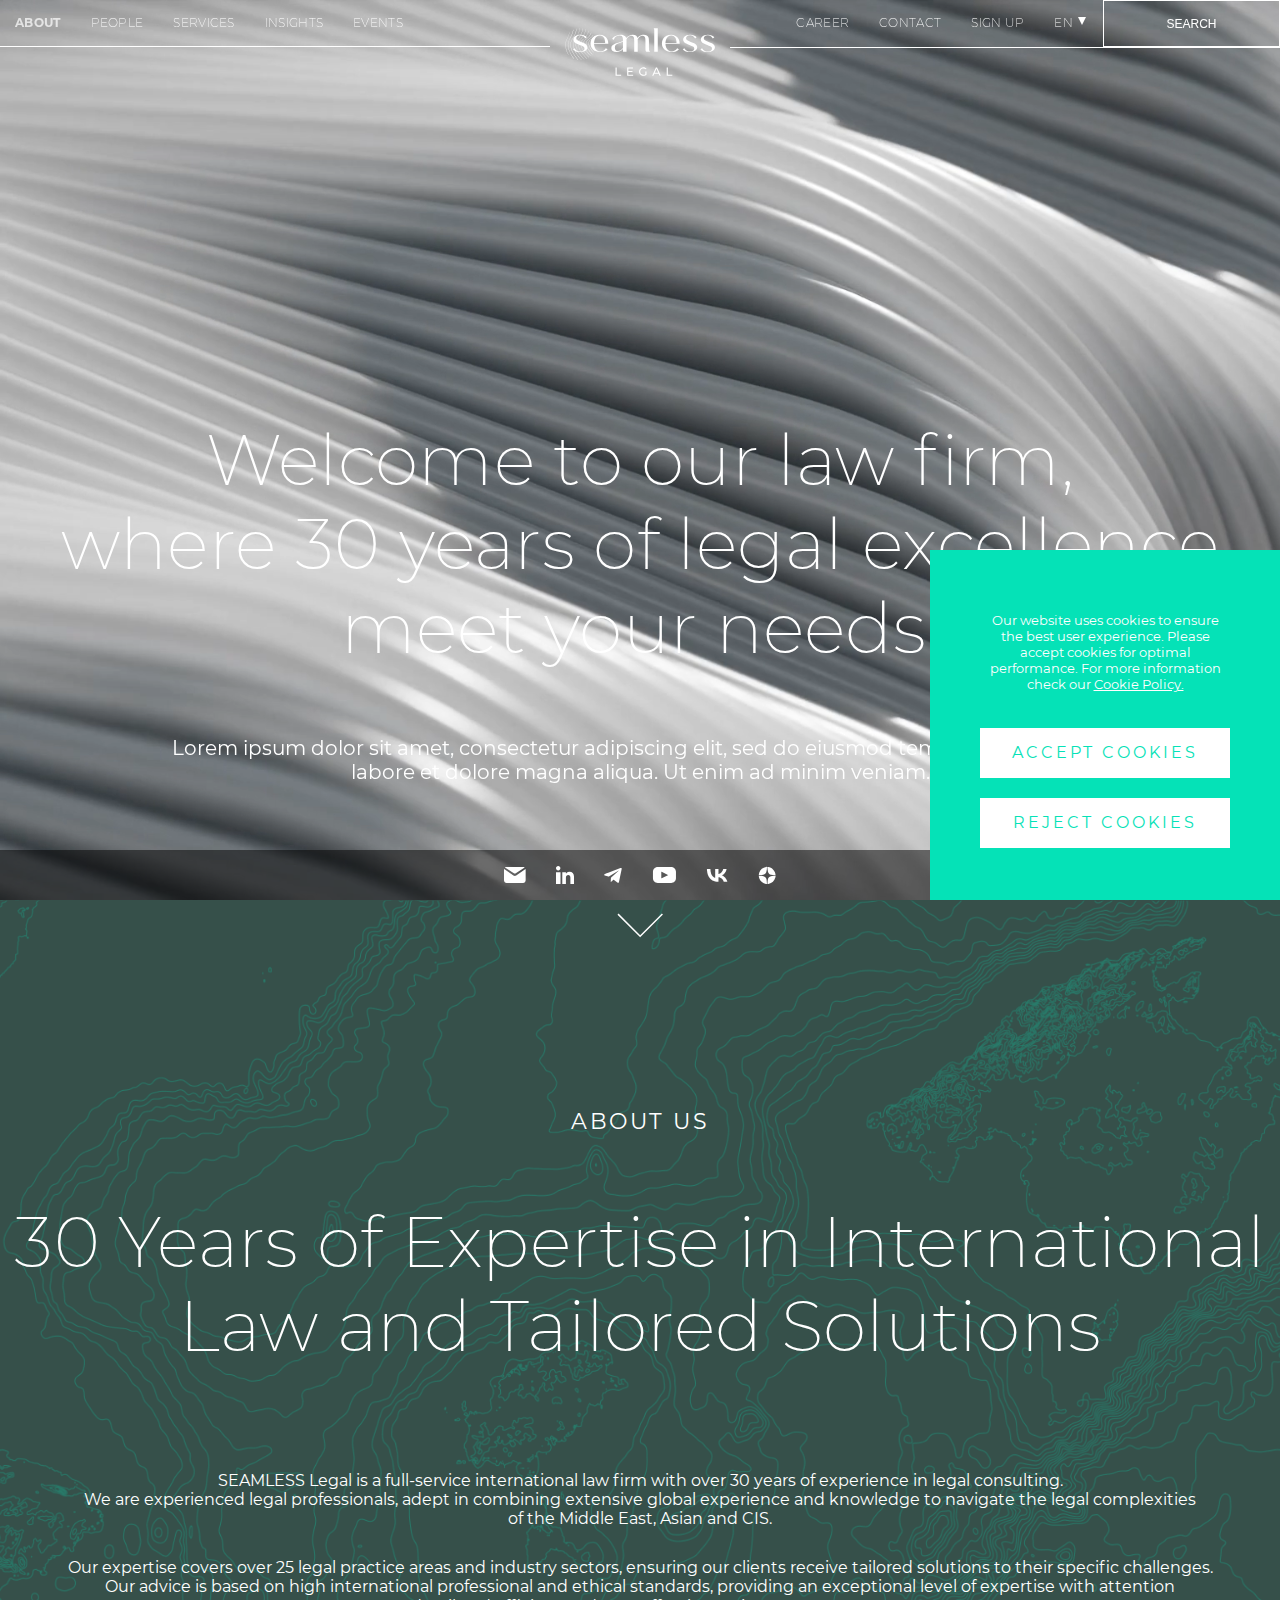
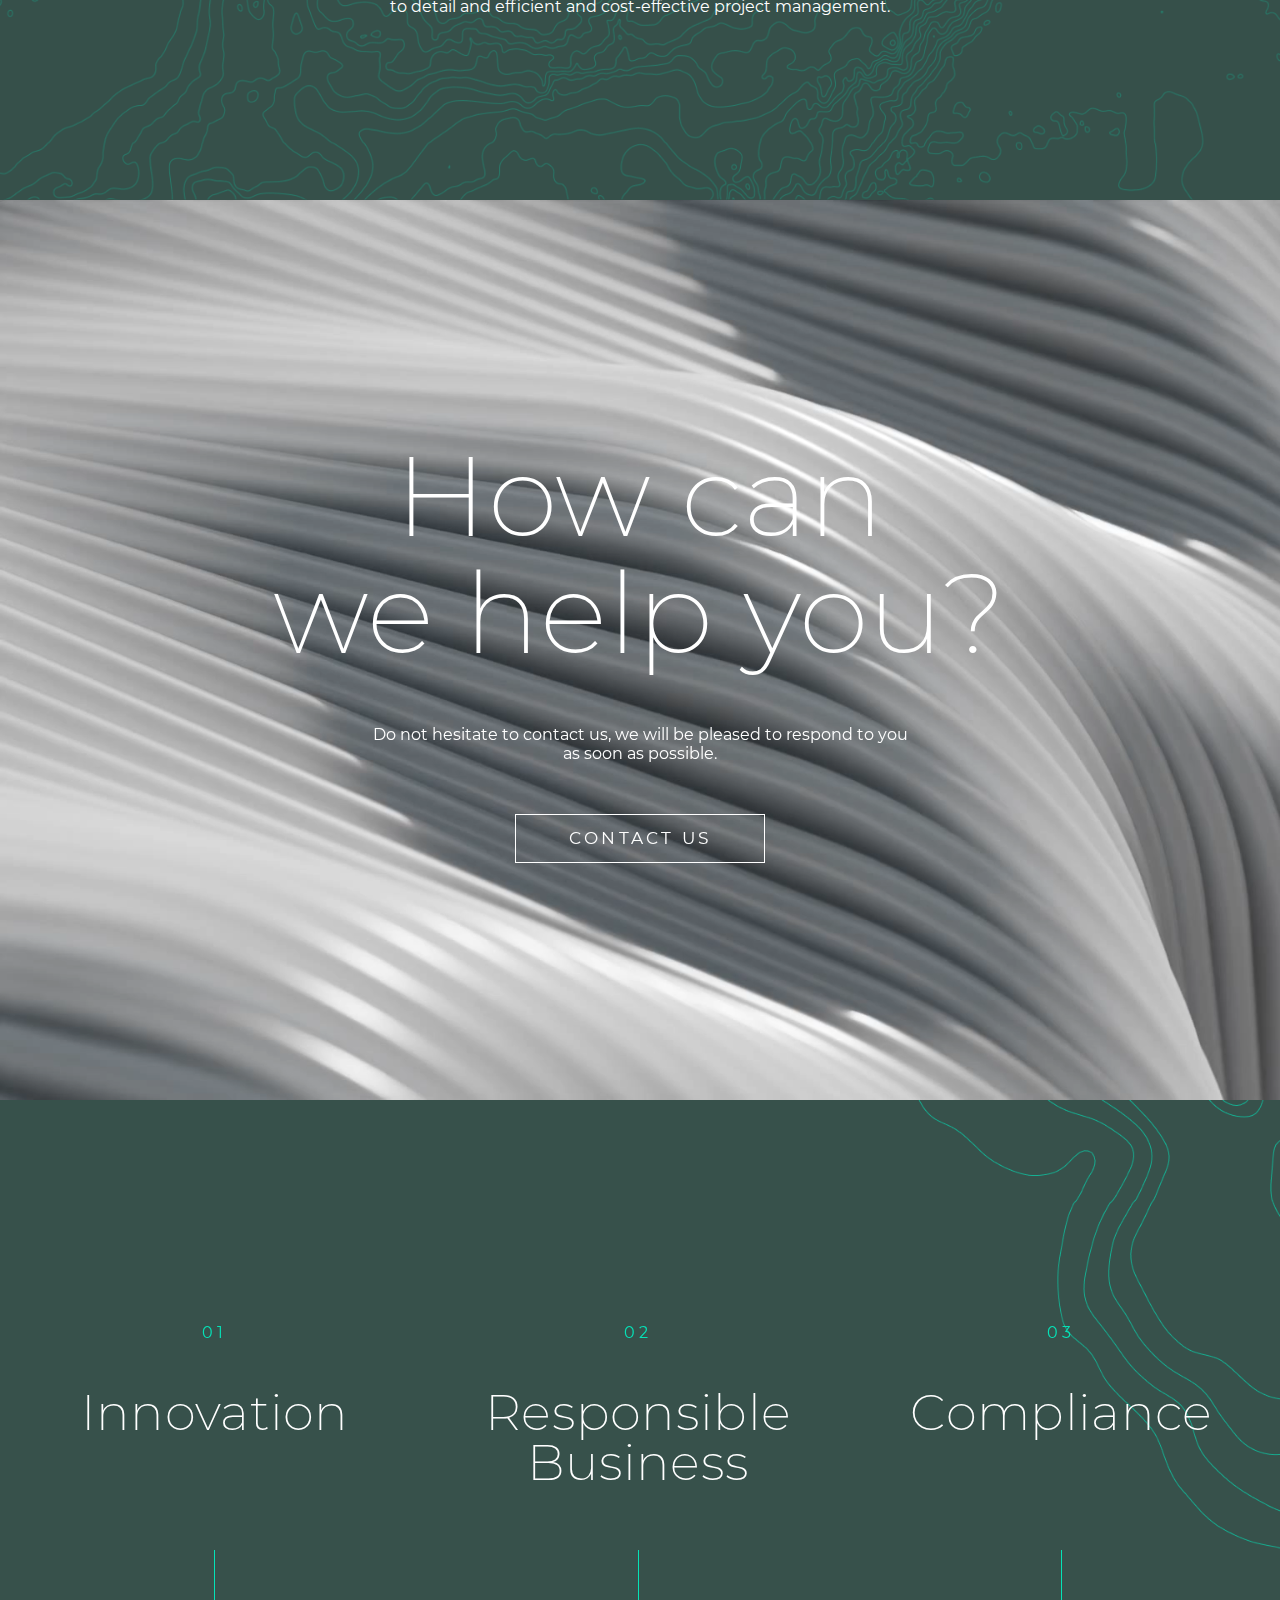
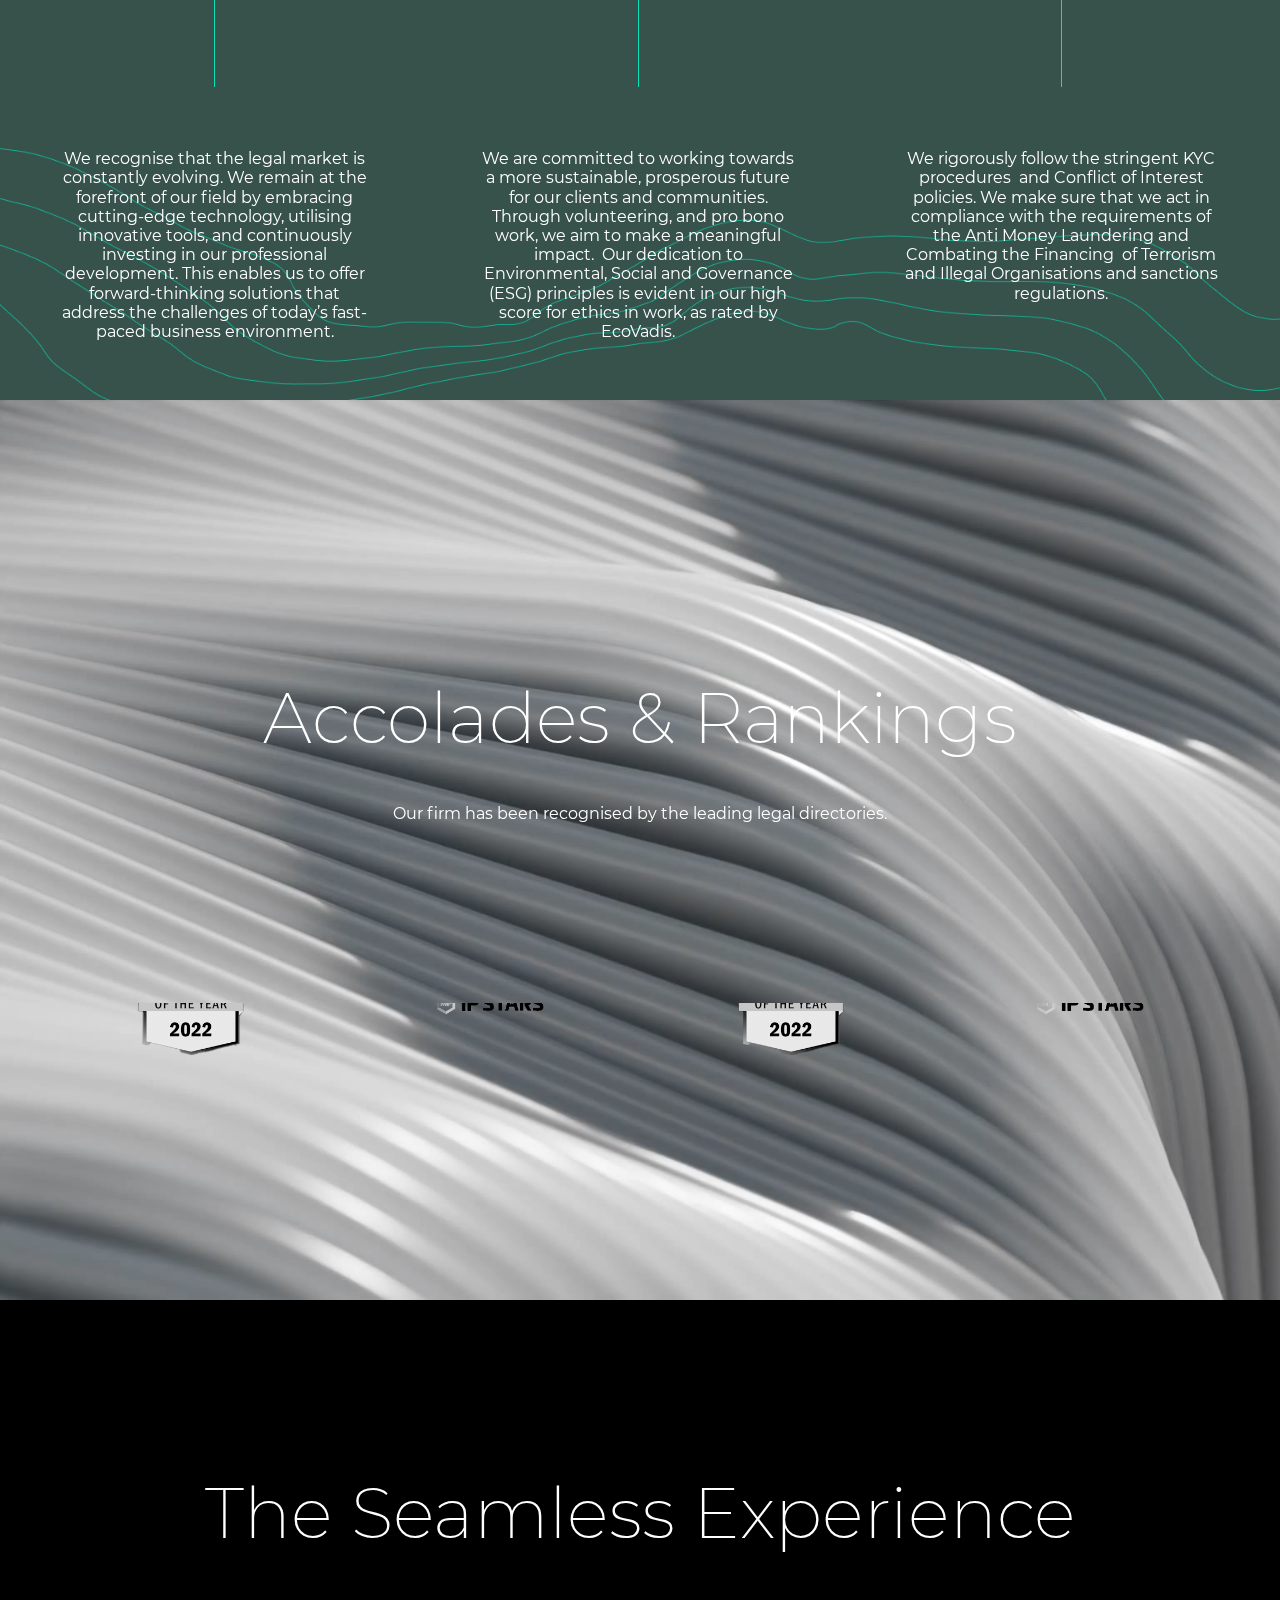
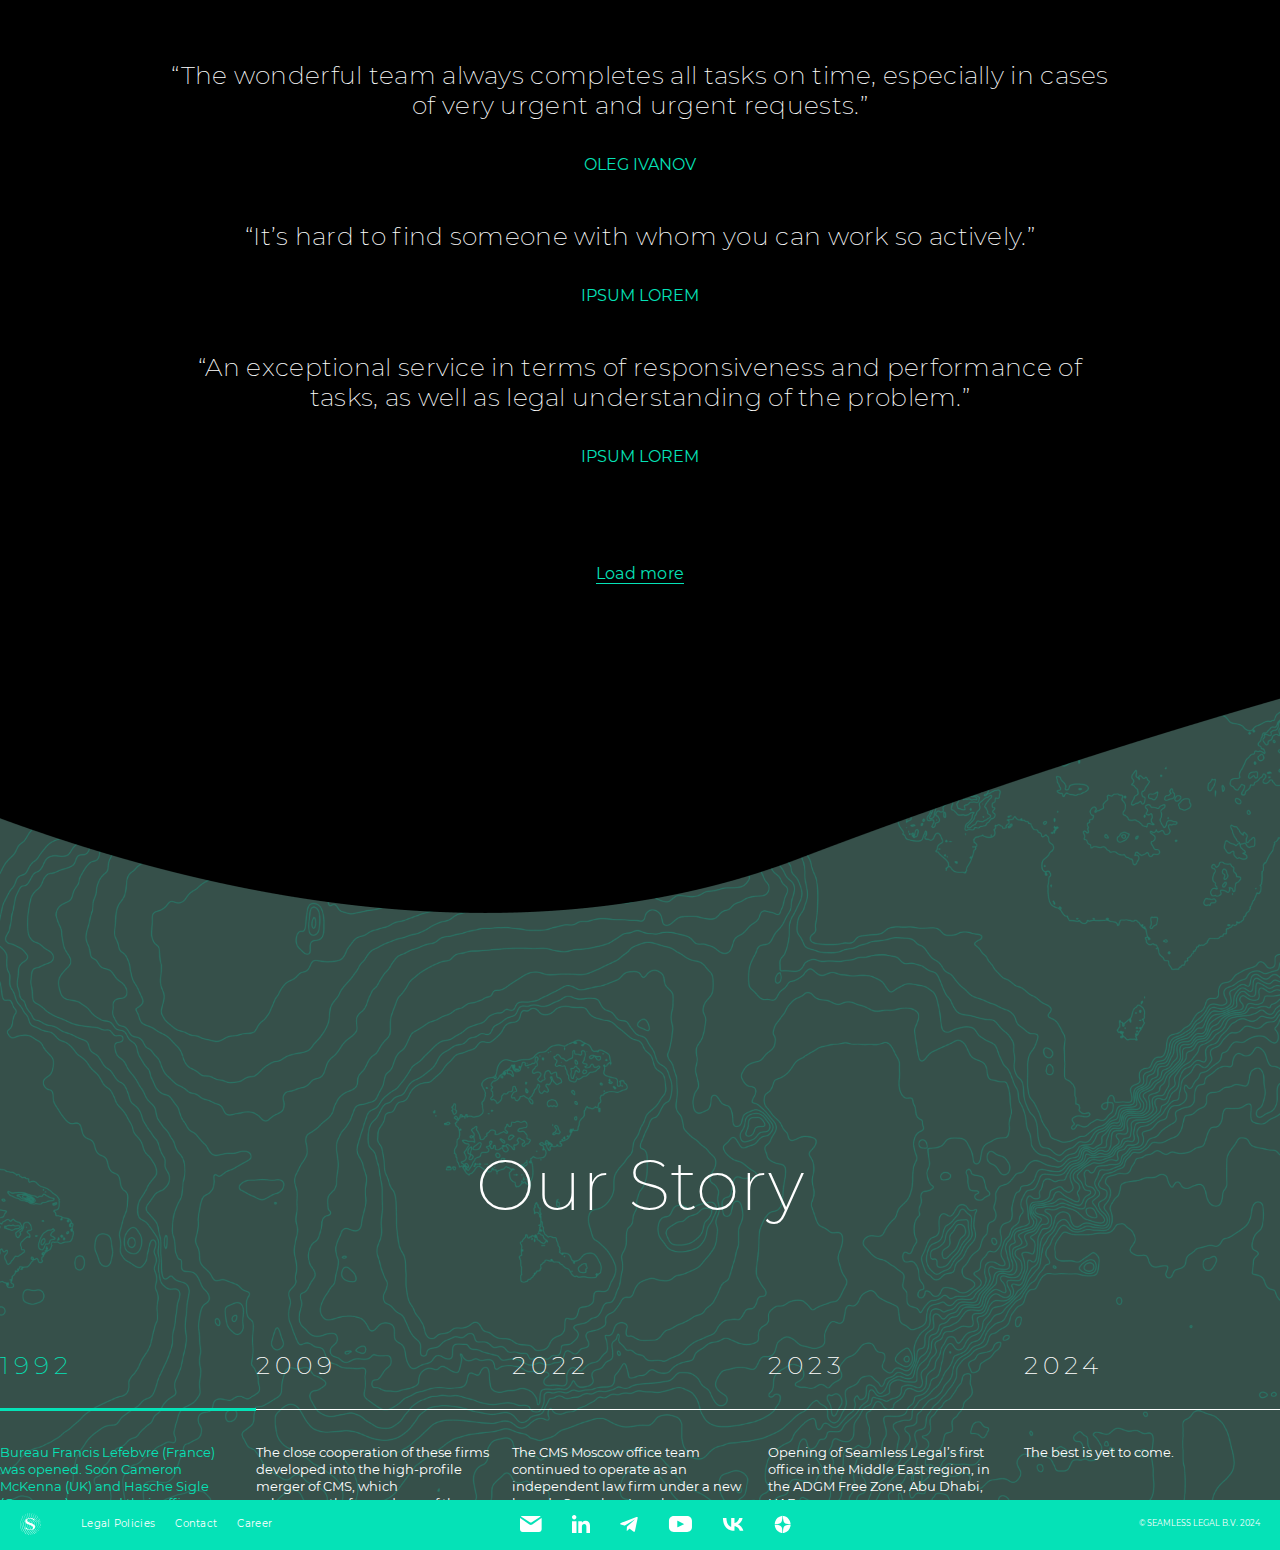
<file: index.html>
<!DOCTYPE html>
<html lang="en">

<head>
    <meta charset="UTF-8">
    <meta http-equiv="X-UA-Compatible" content="IE=edge">
    <meta name="Seamless" content="Seamless" />
    <meta name="viewport" content="width=device-width, initial-scale=1.0, maximum-scale=1.0">
    <link rel="shortcut icon" href="./img/favicon.png">
    <title>Seamless</title>
    <link rel="stylesheet" href="./scss/main/main.min.css">
    <link rel="stylesheet" href="./js/plugins/owl-carousel/scss/owl.carousel.min.css">
</head>

<body>
    <header class="header_fixed">
        <div class="header_left">
            <div class="header_left_menu_mobile">
                <span></span>
                <span></span>
                <span></span>
            </div>
            <div class="header_left_menu">
                <ul>
                    <li><a class="current" href="#">ABOUT</a></li>
                    <li><a href="#">PEOPLE</a></li>
                    <li><a href="#">SERVICES</a></li>
                    <li><a href="#">INSIGHTS</a></li>
                    <li><a href="#">EVENTS</a></li>
                </ul>
            </div>
        </div>
        <div class="header_logo">
            <a href="/">
                <img src="./img/header/main-logo.svg" alt="Seamless legal">
            </a>
        </div>
        <div class="header_right">
            <div class="header_right_links">
                <ul>
                    <li><a href="#">CAREER</a></li>
                    <li><a href="#">CONTACT</a></li>
                </ul>
            </div>
            <div class="header_right_account">
                <a class="current" href="#">SIGN UP</a>
                <a href="#">SIGN OUT</a>
            </div>
            <div class="header_right_language">
                <ul>
                    <li>
                        <a class="current" href="#">EN</a>
                        <div class="header_right_language_hidden">
                            <a href="#">RUS</a>
                            <a href="#">FRA</a>
                        </div>
                    </li>
                </ul>
            </div>
            <div class="header_right_search">
                <input type="text" placeholder="SEARCH">
            </div>
        </div>
    </header>

    <div class="main home_page">

        <main class="main_content">

            <section class="welcome">
                <video class="welcome_video_bg" autoplay muted loop src="./video/back_video.mp4"></video>
                <div class="inner_wrap">
                    <div class="welcome_content">
                        <h2>Welcome to our law firm,</br>
                            where 30 years of legal excellence</br>
                            meet your needs.</h2>
                        <p>Lorem ipsum dolor sit amet, consectetur adipiscing elit, sed do eiusmod tempor incididunt
                            ut labore et dolore magna aliqua. Ut enim ad minim veniam.</p>
                        <a class="welcome-link-slide" href="#about_us">
                            <img src="./img/page-home/section_welcome/icons/recrangle.svg" alt="Rectangle">
                        </a>
                    </div>
                </div>
            </section>

            <section id="about_us" class="about_us">
                <div class="inner_wrap">
                    <div class="about_us_content">
                        <div class="about_us_content_items">
                            <h4>ABOUT US</h4>
                            <h2>30 Years of Expertise in International
                            Law and Tailored Solutions</h2>
                            <p>SEAMLESS Legal is a full-service international law firm with over 30 years of experience in legal consulting.</br>
                                We are experienced legal professionals, adept in combining extensive global experience and knowledge to navigate the legal complexities</br> 
                                of the Middle East, Asian and CIS.</p>
                            <p>Our expertise covers over 25 legal practice areas and industry sectors, ensuring our clients receive tailored solutions to their specific challenges.</br> 
                                Our advice is based on high international professional and ethical standards, providing an exceptional level of expertise with attention</br> 
                                to detail and efficient and cost-effective project management.</p>
                        </div>
                    </div>
                </div>
            </section>

            <section class="contact_us">
                <video class="welcome_video_bg" autoplay muted loop src="./video/back_video.mp4"></video>
                <div class="inner_wrap">
                    <div class="contact_us_content">
                        <h1>How can</br>
                            we help you?</h1>
                        <p>Do not hesitate to contact us, we will be pleased to respond to you</br>
                            as soon as possible.</p>
                        <a class="contact_us_btn transparent_button" href="#">CONTACT US</a>
                    </div>
                </div>
            </section>

            <section class="key_words">
                <div class="key_words_content owl-carousel owl-theme">
                    <div class="key_words_content_item">
                        <span>01</span>
                        <h3>Innovation</h3>
                        <div></div>
                        <p>We recognise that the legal market is constantly evolving. We remain at the forefront of our field by embracing cutting-edge technology, utilising innovative tools, and continuously investing in our professional development. This enables us to offer forward-thinking solutions that address the challenges of today’s fast-paced business environment.</p>
                    </div>
                    <div class="key_words_content_item">
                        <span>02</span>
                        <h3>Responsible Business</h3>
                        <div></div>
                        <p>We are committed to working towards a more 
                            sustainable, prosperous future for our clients and 
                            communities. Through volunteering, and pro bono work, 
                            we aim to make a meaningful  impact.  Our dedication to Environmental, Social and Governance (ESG) principles is evident in our high score for ethics in work, as rated by EcoVadis. </p>
                    </div>
                    <div class="key_words_content_item">
                        <span>03</span>
                        <h3>Compliance</h3>
                        <div></div>
                        <p>We rigorously follow the stringent KYC procedures  and Conflict of Interest policies. We make sure that we act in compliance with the requirements of the Anti Money Laundering and Combating the Financing  of Terrorism and Illegal Organisations and sanctions regulations.</p>
                    </div>
                </div>
            </section>

            <section class="accolades_rankings">
                <video class="welcome_video_bg" autoplay muted loop src="./video/back_video.mp4"></video>
                <div class="inner_wrap">
                    <div class="accolades_rankings_content">
                        <h2>Accolades & Rankings</h2>
                        <p>Our firm has been recognised by the leading legal directories.</p>
                        <div class="accolades_rankings_slider">
                            <div class="item">
                                <img src="./img/page-home/section_accolades_rankings/slider_logos/logo.png" alt="Ip Stars">
                            </div>
                            <div class="item">
                                <img src="./img/page-home/section_accolades_rankings/slider_logos/logo2.png" alt="Best Lawyer">
                            </div>
                            <div class="item">
                                <img src="./img/page-home/section_accolades_rankings/slider_logos/logo.png" alt="Ip Stars">
                            </div>
                            <div class="item">
                                <img src="./img/page-home/section_accolades_rankings/slider_logos/logo2.png" alt="Best Lawyer">
                            </div>
                            <div class="item">
                                <img src="./img/page-home/section_accolades_rankings/slider_logos/logo.png" alt="Ip Stars">
                            </div>
                            <div class="item">
                                <img src="./img/page-home/section_accolades_rankings/slider_logos/logo2.png" alt="Best Lawyer">
                            </div>
                            <div class="item">
                                <img src="./img/page-home/section_accolades_rankings/slider_logos/logo.png" alt="Ip Stars">
                            </div>
                            <div class="item">
                                <img src="./img/page-home/section_accolades_rankings/slider_logos/logo2.png" alt="Best Lawyer">
                            </div>
                        </div>

                        <!-- Accolades Rankings Slider Mobile -->
                        <div class="accolades_rankings_slider_mobile">
                            <div class="item">
                                <img src="./img/page-home/section_accolades_rankings/slider_logos/logo.png" alt="Ip Stars">
                                <img src="./img/page-home/section_accolades_rankings/slider_logos/logo2.png" alt="Best Lawyer">
                                <img src="./img/page-home/section_accolades_rankings/slider_logos/logo.png" alt="Ip Stars">
                            </div>
                            <div class="item">
                                <img src="./img/page-home/section_accolades_rankings/slider_logos/logo.png" alt="Ip Stars">
                                <img src="./img/page-home/section_accolades_rankings/slider_logos/logo2.png" alt="Best Lawyer">
                                <img src="./img/page-home/section_accolades_rankings/slider_logos/logo.png" alt="Ip Stars">
                            </div>
                            <div class="item">
                                <img src="./img/page-home/section_accolades_rankings/slider_logos/logo2.png" alt="Best Lawyer">
                                <img src="./img/page-home/section_accolades_rankings/slider_logos/logo.png" alt="Ip Stars">
                                <img src="./img/page-home/section_accolades_rankings/slider_logos/logo2.png" alt="Best Lawyer">
                            </div>
                            <div class="item">
                                <img src="./img/page-home/section_accolades_rankings/slider_logos/logo.png" alt="Ip Stars">
                                <img src="./img/page-home/section_accolades_rankings/slider_logos/logo2.png" alt="Best Lawyer">
                                <img src="./img/page-home/section_accolades_rankings/slider_logos/logo.png" alt="Ip Stars">
                            </div>
                            <div class="item">
                                <img src="./img/page-home/section_accolades_rankings/slider_logos/logo2.png" alt="Best Lawyer">
                                <img src="./img/page-home/section_accolades_rankings/slider_logos/logo.png" alt="Ip Stars">
                                <img src="./img/page-home/section_accolades_rankings/slider_logos/logo2.png" alt="Best Lawyer">
                            </div>
                            <div class="item">
                                <img src="./img/page-home/section_accolades_rankings/slider_logos/logo.png" alt="Ip Stars">
                                <img src="./img/page-home/section_accolades_rankings/slider_logos/logo2.png" alt="Best Lawyer">
                                <img src="./img/page-home/section_accolades_rankings/slider_logos/logo.png" alt="Ip Stars">
                            </div>
                            <div class="item">
                                <img src="./img/page-home/section_accolades_rankings/slider_logos/logo2.png" alt="Best Lawyer">
                                <img src="./img/page-home/section_accolades_rankings/slider_logos/logo.png" alt="Ip Stars">
                                <img src="./img/page-home/section_accolades_rankings/slider_logos/logo2.png" alt="Best Lawyer">
                            </div>
                            <div class="item">
                                <img src="./img/page-home/section_accolades_rankings/slider_logos/logo.png" alt="Ip Stars">
                                <img src="./img/page-home/section_accolades_rankings/slider_logos/logo2.png" alt="Best Lawyer">
                                <img src="./img/page-home/section_accolades_rankings/slider_logos/logo.png" alt="Ip Stars">
                            </div>
                        </div>
                    </div>
                </div>
            </section>

            <section class="seamless_experience">
                <div class="inner_wrap">
                    <div class="seamless_experience_content">
                        <h2>The Seamless Experience</h2>
                        <div class="seamless_experience_content_list">
                            <h5>“The wonderful team always completes all tasks on time, 
                                especially in cases of very urgent and urgent requests.”</h5>
                            <p>OLEG IVANOV</p>
                            <h5>“It’s hard to find someone with whom you can work so actively.”</h5>
                            <p>IPSUM LOREM</p>
                            <h5>“An exceptional service in terms of responsiveness and performance of tasks, 
                                as well as legal understanding of the problem.”</h5>
                            <p>IPSUM LOREM</p>
                        </div>
                        <a class="seamless_experience_load_more_btn">Load more</a>
                        <div class="seamless_experience_content_list_extra">
                            <h5>“The wonderful team always completes all tasks on time, 
                                especially in cases of very urgent and urgent requests.”</h5>
                            <p>OLEG IVANOV</p>
                            <h5>“It’s hard to find someone with whom you can work so actively.”</h5>
                            <p>IPSUM LOREM</p>
                            <h5>“An exceptional service in terms of responsiveness and performance of tasks, 
                                as well as legal understanding of the problem.”</h5>
                            <p>IPSUM LOREM</p>
                        </div>
                    </div>
                </div>
            </section>

            <section class="our_story">
                <div class="inner_wrap">
                    <div class="our_story_content">
                        <h2>Our Story</h2>
                        <div class="our_story_content_list">
                            <div class="our_story_content_list_item active">
                                <h4>1992</h4>
                                <p>Bureau Francis Lefebvre (France) was opened. Soon Cameron McKenna (UK) and Hasche Sigle (Germany) opened their offices as well.</p>
                            </div>
                            <div class="our_story_content_list_item">
                                <h4>2009</h4>
                                <p>The close cooperation of these firms developed into the high-profile merger of CMS, which subsequently formed one of the most reputable and experienced international full-service law firms.</p>
                            </div>
                            <div class="our_story_content_list_item">
                                <h4>2022</h4>
                                <p>The CMS Moscow office team continued to operate as an independent law firm under a new brand - Seamless Legal.</p>
                            </div>
                            <div class="our_story_content_list_item">
                                <h4>2023</h4>
                                <p>Opening of Seamless Legal’s first office in the Middle East region, in the ADGM Free Zone, Abu Dhabi, UAE.</p>
                            </div>
                            <div class="our_story_content_list_item">
                                <h4>2024</h4>
                                <p>The best is yet to come.</p>
                            </div>
                        </div>
                        <div class="our_story_content_list_mobile">
                            <div class="our_story_content_list_items">
                                <div class="our_story_content_list_item">
                                    <div class="our_story_content_list_item_wrap">
                                        <h4>1992</h4>
                                        <p>Bureau Francis Lefebvre (France) was opened. Soon Cameron McKenna (UK) and Hasche Sigle (Germany) opened their offices as well.</p>
                                    </div>
                                    <div class="our_story_content_list_item_wrap">
                                        <h4>2009</h4>
                                        <p>The close cooperation of these firms developed into the high-profile merger of CMS, which subsequently formed one of the most reputable and experienced international full-service law firms.</p>
                                    </div>
                                    <div class="our_story_content_list_item_wrap">
                                        <h4>2022</h4>
                                        <p>The CMS Moscow office team continued to operate as an independent law firm under a new brand - Seamless Legal.</p>
                                    </div>
                                </div>
                                <div class="our_story_content_list_item">
                                    <div class="our_story_content_list_item_wrap">
                                        <h4>1992</h4>
                                        <p>Bureau Francis Lefebvre (France) was opened. Soon Cameron McKenna (UK) and Hasche Sigle (Germany) opened their offices as well.</p>
                                    </div>
                                    <div class="our_story_content_list_item_wrap">
                                        <h4>2009</h4>
                                        <p>The close cooperation of these firms developed into the high-profile merger of CMS, which subsequently formed one of the most reputable and experienced international full-service law firms.</p>
                                    </div>
                                    <div class="our_story_content_list_item_wrap">
                                        <h4>2022</h4>
                                        <p>The CMS Moscow office team continued to operate as an independent law firm under a new brand - Seamless Legal.</p>
                                    </div>
                                </div>
                                <div class="our_story_content_list_item">
                                    <div class="our_story_content_list_item_wrap">
                                        <h4>1992</h4>
                                        <p>Bureau Francis Lefebvre (France) was opened. Soon Cameron McKenna (UK) and Hasche Sigle (Germany) opened their offices as well.</p>
                                    </div>
                                    <div class="our_story_content_list_item_wrap">
                                        <h4>2009</h4>
                                        <p>The close cooperation of these firms developed into the high-profile merger of CMS, which subsequently formed one of the most reputable and experienced international full-service law firms.</p>
                                    </div>
                                    <div class="our_story_content_list_item_wrap">
                                        <h4>2022</h4>
                                        <p>The CMS Moscow office team continued to operate as an independent law firm under a new brand - Seamless Legal.</p>
                                    </div>
                                </div>
                            </div>
                        </div>
                    </div>
                </div>
            </section>

            <footer class="footer_main">
                <div class="inner_wrap">
                    <div class="footer_main_content">
                        <div class="footer_main_menu">
                            <div class="footer_main_menu_logo">
                                <img src="./img/footer/icons/logo-min.svg" alt="Seamless logo">
                            </div>
                            <div class="footer_main_menu_list">
                                <ul>
                                    <li><a href="#">Legal Policies</a></li>
                                    <li><a href="#">Contact</a></li>
                                    <li><a href="#">Career</a></li>
                                </ul>
                            </div>
                        </div>
                        <div class="footer_main_links">
                            <ul>
                                <li>
                                    <a href="#">
                                        <img src="./img/footer/icons/mail.svg" alt="Mail">
                                    </a>
                                </li>
                                <li>
                                    <a href="#">
                                        <img src="./img/footer/icons/linkedin.svg" alt="LinkedIn">
                                    </a>
                                </li>
                                <li>
                                    <a href="#">
                                        <img src="./img/footer/icons/telegram.svg" alt="Telegram">
                                    </a>
                                </li>
                                <li>
                                    <a href="#">
                                        <img src="./img/footer/icons/youtube.svg" alt="Youtube">
                                    </a>
                                </li>
                                <li>
                                    <a href="#">
                                        <img src="./img/footer/icons/vk.svg" alt="VK">
                                    </a>
                                </li>
                                <li>
                                    <a href="#">
                                        <img src="./img/footer/icons/dzen.svg" alt="Dzen">
                                    </a>
                                </li>
                            </ul>
                        </div>
                        <div class="footer_main_copyright">
                            <p>© SEAMLESS LEGAL B.V. 2024</p>
                        </div>
                    </div>
                </div>
            </footer>

        </main>

    </div>

    <footer class="footer_fixed">
        <div class="footer_fixed_content">
            <ul>
                <li>
                    <a href="#">
                        <img src="./img/footer/icons/mail.svg" alt="Mail">
                    </a>
                </li>
                <li>
                    <a href="#">
                        <img src="./img/footer/icons/linkedin.svg" alt="LinkedIn">
                    </a>
                </li>
                <li>
                    <a href="#">
                        <img src="./img/footer/icons/telegram.svg" alt="Telegram">
                    </a>
                </li>
                <li>
                    <a href="#">
                        <img src="./img/footer/icons/youtube.svg" alt="Youtube">
                    </a>
                </li>
                <li>
                    <a href="#">
                        <img src="./img/footer/icons/vk.svg" alt="VK">
                    </a>
                </li>
                <li>
                    <a href="#">
                        <img src="./img/footer/icons/dzen.svg" alt="Dzen">
                    </a>
                </li>
            </ul>
            <div class="cookies">
                <p>Our website uses cookies to ensure the best user experience. Please accept cookies for optimal performance. For more information check our <a href="#">Cookie Policy.</a></p>
                <a href="#">ACCEPT COOKIES</a>
                <a href="#">REJECT COOKIES</a>
            </div>
        </div>
    </footer>

    <!-- Mobile header menu -->
    <div class="mobile_header_menu">
        <div class="mobile_header_menu_content">
            <div class="mobile_header_menu_top">
                <div class="mobile_header_menu_top_btn">
                    <span></span>
                    <span></span>
                    <span></span>
                </div>
                <a class="mobile_header_menu_top_logo" href="/">
                    <img src="./img/header/main-logo.svg" alt="Seamless logo">
                </a>
            </div>
            <div class="mobile_header_menu_search">
                <input type="text" placeholder="SEARCH">
            </div>
            <div class="mobile_header_menu_list">
                <ul>
                    <li><a href="#">ABOUT</a></li>
                    <li><a href="#">PEOPLE</a></li>
                    <li><a href="#">SERVICES</a></li>
                    <li><a href="#">INSIGHTS</a></li>
                    <li><a href="#">EVENTS</a></li>
                    <li><a href="#">CAREER</a></li>
                    <li><a href="#">CONTACT</a></li>
                </ul>
            </div>
            <div class="mobile_header_menu_languages">
                <a class="current" href="#">ENGLISH</a>
                <a href="#">RUSSIAN</a>
                <a href="#">FRENCH</a>
            </div>
            <div class="mobile_header_menu_social_links">
                <ul>
                    <li>
                        <a href="#">
                            <img src="./img/footer/icons/mail.svg" alt="Mail">
                        </a>
                    </li>
                    <li>
                        <a href="#">
                            <img src="./img/footer/icons/linkedin.svg" alt="LinkedIn">
                        </a>
                    </li>
                    <li>
                        <a href="#">
                            <img src="./img/footer/icons/telegram.svg" alt="Telegram">
                        </a>
                    </li>
                    <li>
                        <a href="#">
                            <img src="./img/footer/icons/youtube.svg" alt="Youtube">
                        </a>
                    </li>
                    <li>
                        <a href="#">
                            <img src="./img/footer/icons/vk.svg" alt="VK">
                        </a>
                    </li>
                    <li>
                        <a href="#">
                            <img src="./img/footer/icons/dzen.svg" alt="Dzen">
                        </a>
                    </li>
                </ul>
            </div>
        </div>
    </div>

    <!-- Popup Contact Us -->
    <div class="popup_contact_us">
        <a class="popup_contact_us_close" href="#">
            <img src="./img/general-icons/close.svg" alt="Close popup">
        </a>
        <div class="popup_contact_us_content">
            <form id="contact_us_form" action="">
                <div class="contact_us_form_title">
                    <h2>Feel free to contact us!</h2>
                    <p>If you have any questions</p>
                </div>
                <input class="contact_us_form_name" name="name" type="text" placeholder="NAME">
                <input class="contact_us_form_email" name="email" type="text" placeholder="EMAIL">
                <textarea name="message" id="contact_us_form_message" cols="30" rows="10" placeholder="START YOUR MESSAGE HERE…"></textarea>
                <div class="contact_us_form_bottom">
                    <div class="contact_us_form_agreements">
                        <div class="contact_us_form_agreements_content">
                            <input type="checkbox">
                            <div class="contact_us_form_agreements_content_text">
                                <p>By including your personal data on this form you agree to it being used in accordance with our <a href="#">Privacy Policy.</a></p>
                            </div>
                        </div>
                        <div class="contact_us_form_agreements_content">
                            <input type="checkbox">
                            <div class="contact_us_form_agreements_content_text">
                                <p>Sign up for our free newsletters to regularly receive deals update.</p>
                            </div>
                        </div>
                    </div>
                    <div class="contact_us_form_button">
                        <button class="contact_us_form_btn">SEND</button>
                    </div>
                </div>
            </form>
        </div>
    </div>

    <!-- =========== Scripts =========== -->
    <script src="./js/library/jquery-3.6.4.min.js"></script>
    <script src="./js/plugins/owl-carousel/js/owl.carousel.min.js"></script>
    <script src="./js/common.js"></script>
</body>

</html>
</file>
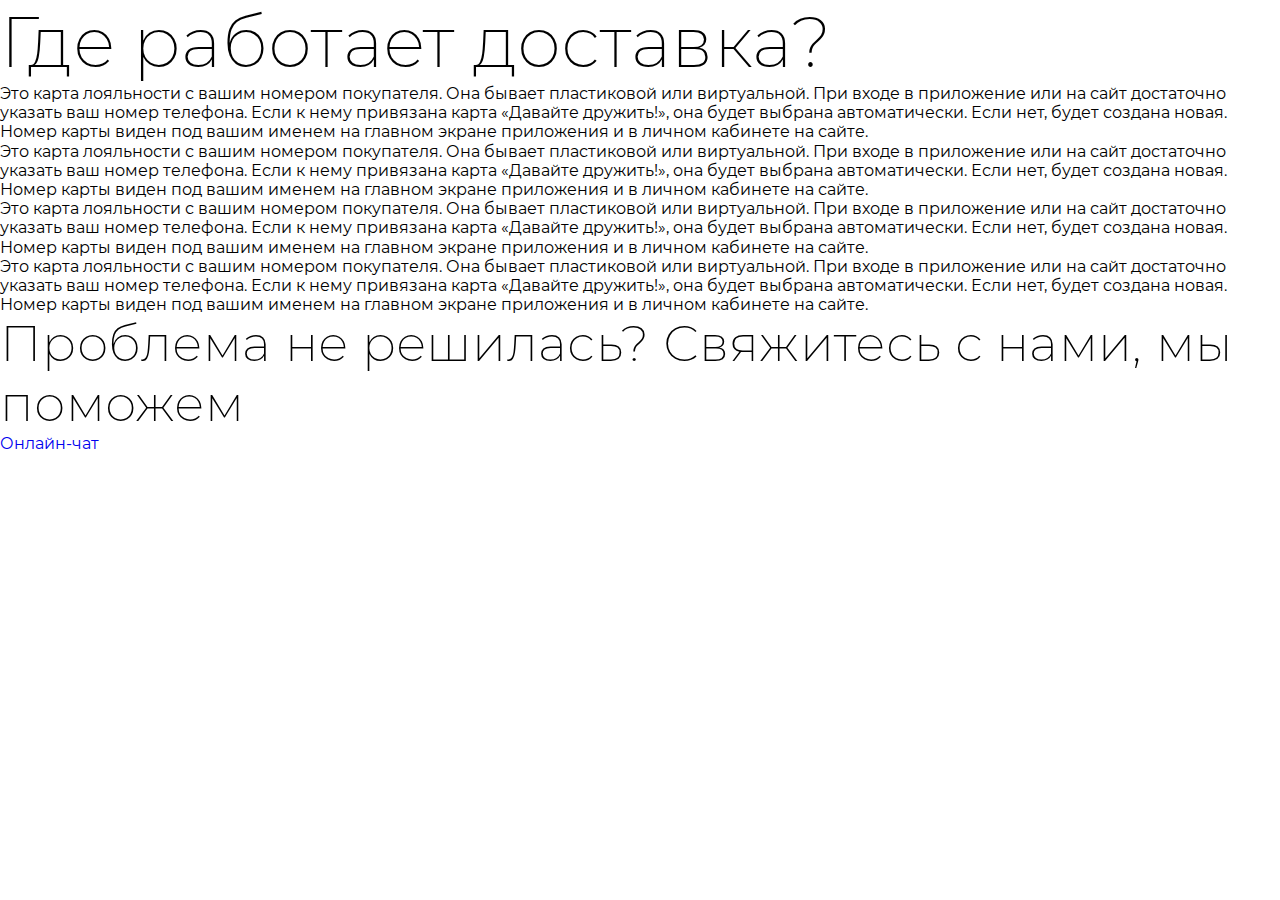
<file: services.html>
<!DOCTYPE html>
<html lang="en">
<head>
    <meta charset="UTF-8">
    <meta http-equiv="X-UA-Compatible" content="IE=edge">
    <meta name="Article" content="Article"/>
    <meta name="viewport" content="width=device-width, initial-scale=1.0, maximum-scale=1.0">
    <title>Article</title>
    <link rel="stylesheet" href="./scss/main/main.min.css">
</head>
<body>
    <div class="main home_page">

        <main class="main_content">

            <!-- =========== section article =========== -->
            <section class="article">
                <div class="inner_wrap">
                    <div class="article-content">
                        <div class="article-content-main">
                            <h2>Где работает доставка?</h2>
                            <p>Это карта лояльности с вашим номером покупателя. Она бывает пластиковой или виртуальной. При входе в приложение или на сайт достаточно указать ваш номер телефона. Если к нему привязана карта «Давайте дружить!», она будет выбрана автоматически. Если нет, будет создана новая. Номер карты виден под вашим именем на главном экране приложения и в личном кабинете на сайте.</p>
                            <p>Это карта лояльности с вашим номером покупателя. Она бывает пластиковой или виртуальной. При входе в приложение или на сайт достаточно указать ваш номер телефона. Если к нему привязана карта «Давайте дружить!», она будет выбрана автоматически. Если нет, будет создана новая. Номер карты виден под вашим именем на главном экране приложения и в личном кабинете на сайте.</p>
                            <p>Это карта лояльности с вашим номером покупателя. Она бывает пластиковой или виртуальной. При входе в приложение или на сайт достаточно указать ваш номер телефона. Если к нему привязана карта «Давайте дружить!», она будет выбрана автоматически. Если нет, будет создана новая. Номер карты виден под вашим именем на главном экране приложения и в личном кабинете на сайте.</p>
                            <p>Это карта лояльности с вашим номером покупателя. Она бывает пластиковой или виртуальной. При входе в приложение или на сайт достаточно указать ваш номер телефона. Если к нему привязана карта «Давайте дружить!», она будет выбрана автоматически. Если нет, будет создана новая. Номер карты виден под вашим именем на главном экране приложения и в личном кабинете на сайте.</p>
                        </div>
                        <div class="article-content-feedback">
                            <h3>Проблема не решилась? Свяжитесь с нами, мы поможем</h3>
                            <div class="article-content-feedback-buttons">
                                <a href="#" class="article-content-feedback-button-chat">
                                    <p>Онлайн-чат</p>
                                </a>
                                <a href="tel:+79998882211" class="article-content-feedback-button-phone"></a>
                                <a href="mailto:example@gmail.com" class="article-content-feedback-button-mail"></a>
                            </div>
                        </div>
                    </div>
                </div>
            </section>

        </main>

    </div>
</body>
</html>
</file>
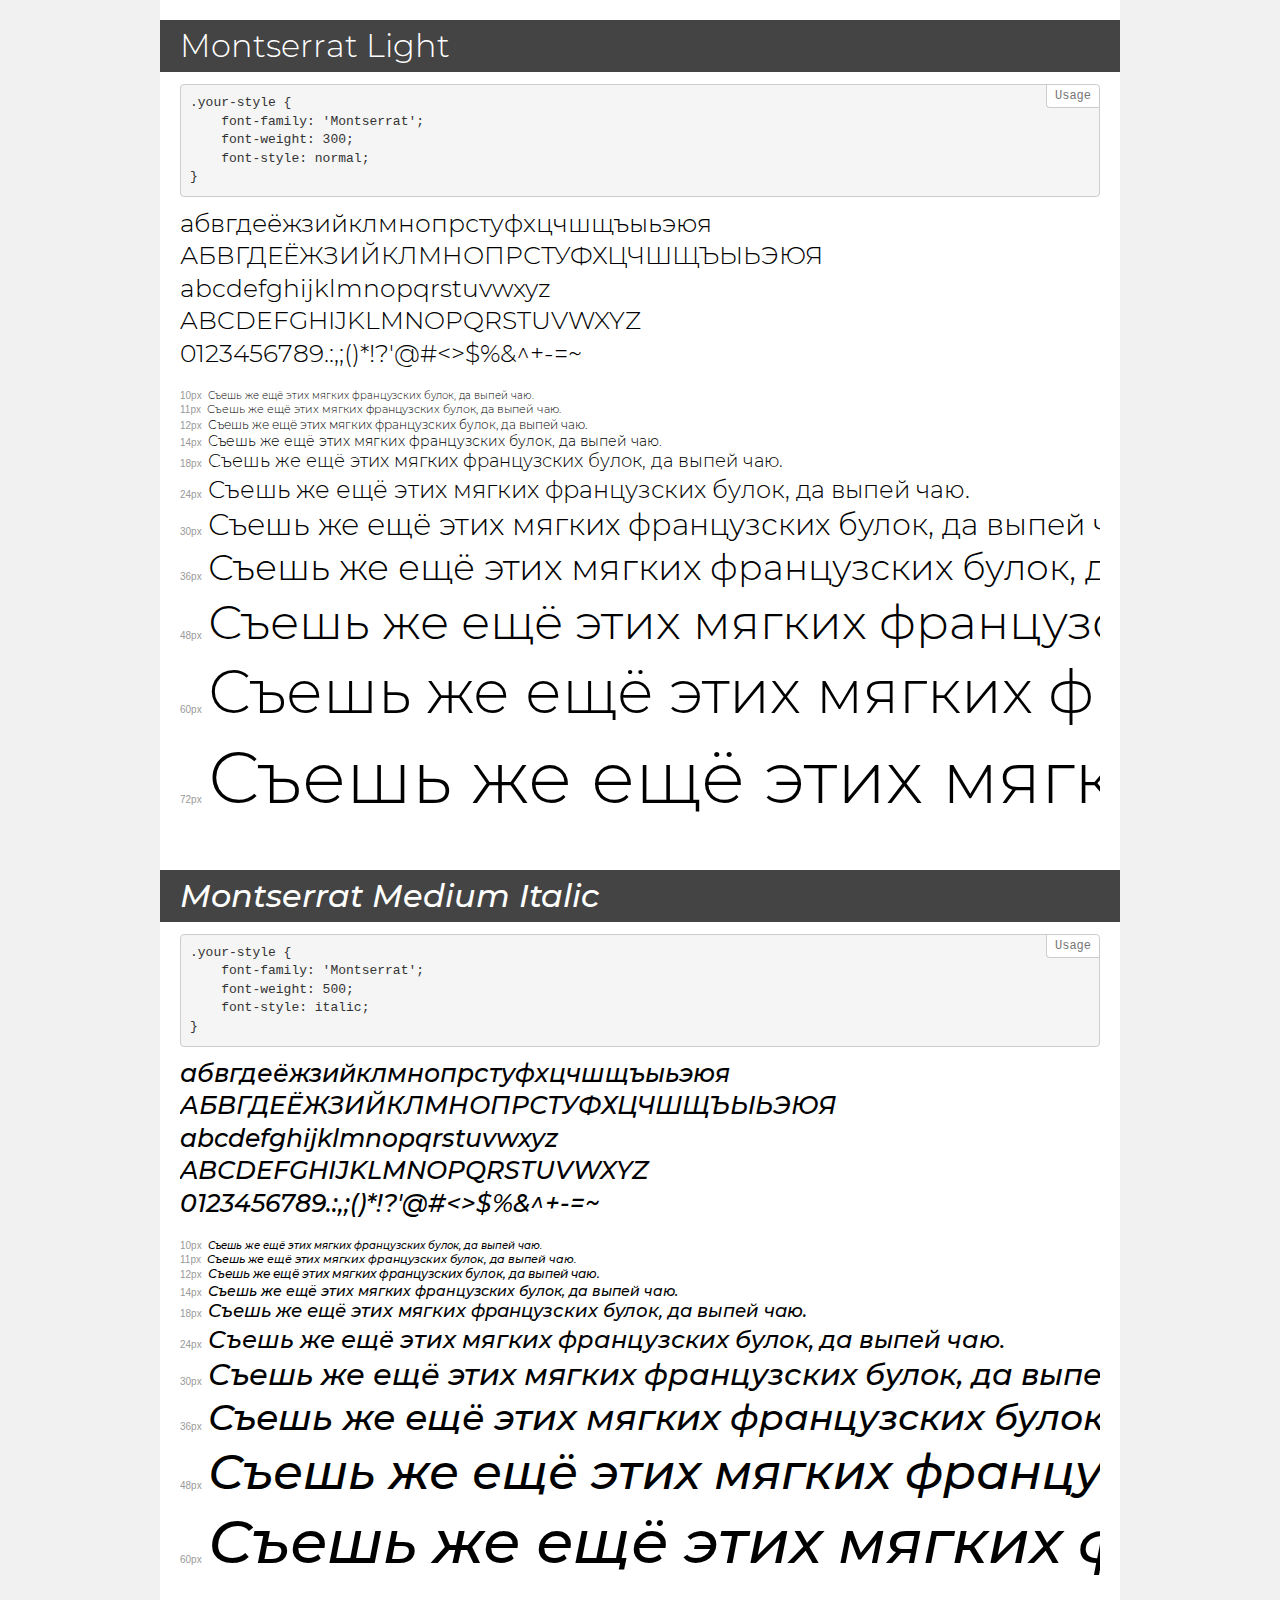
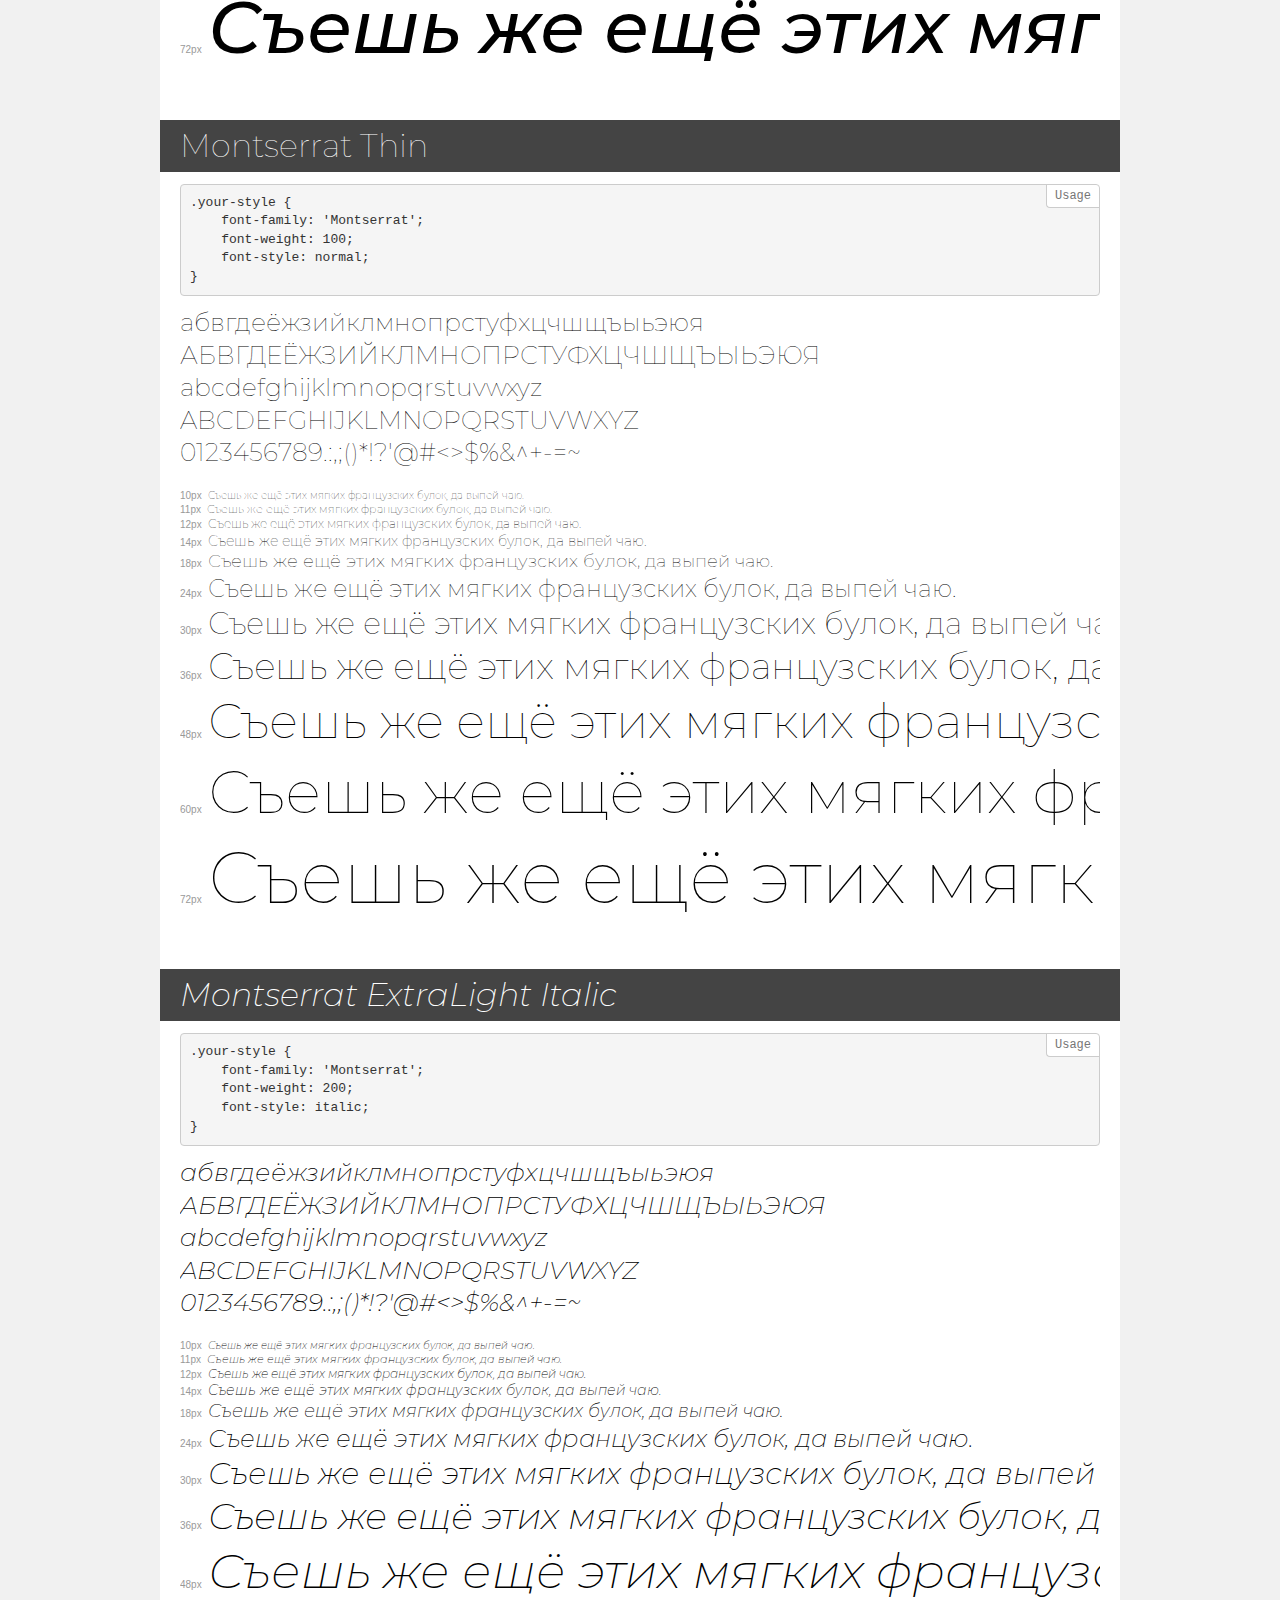
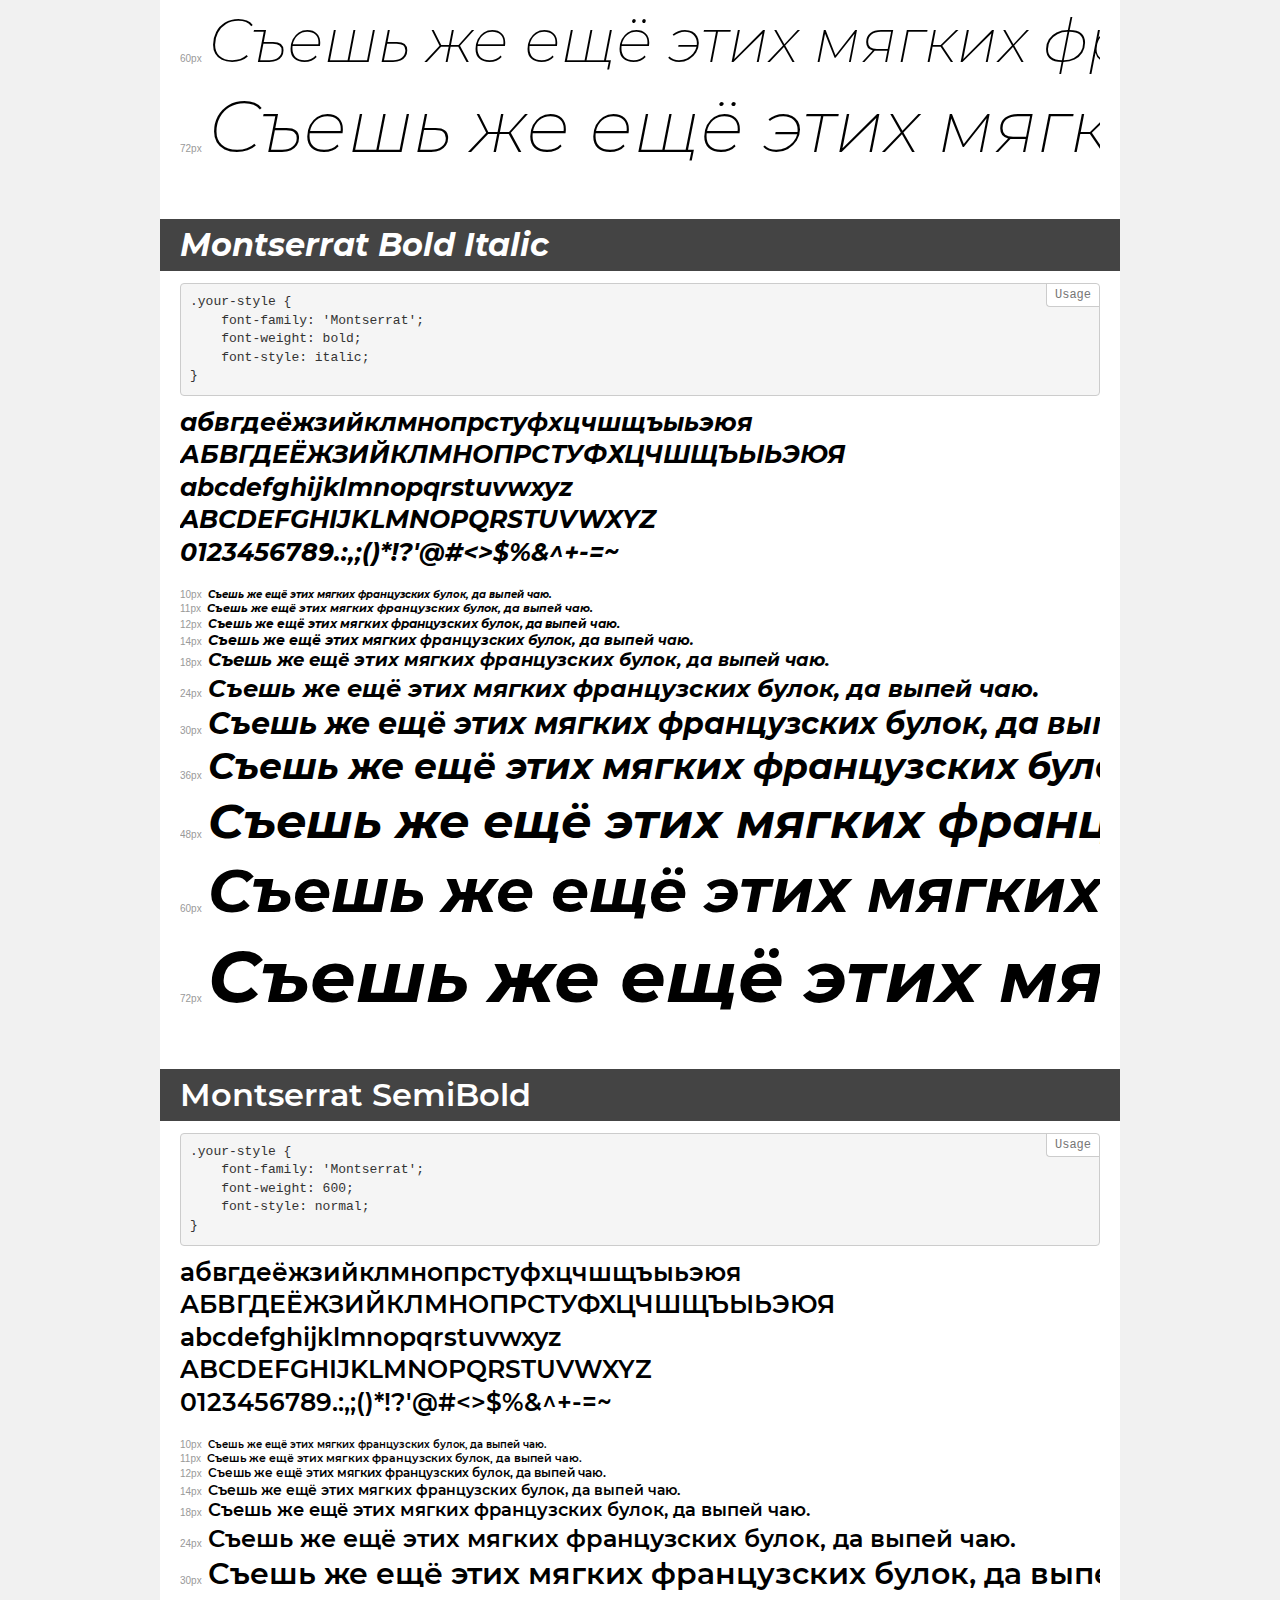
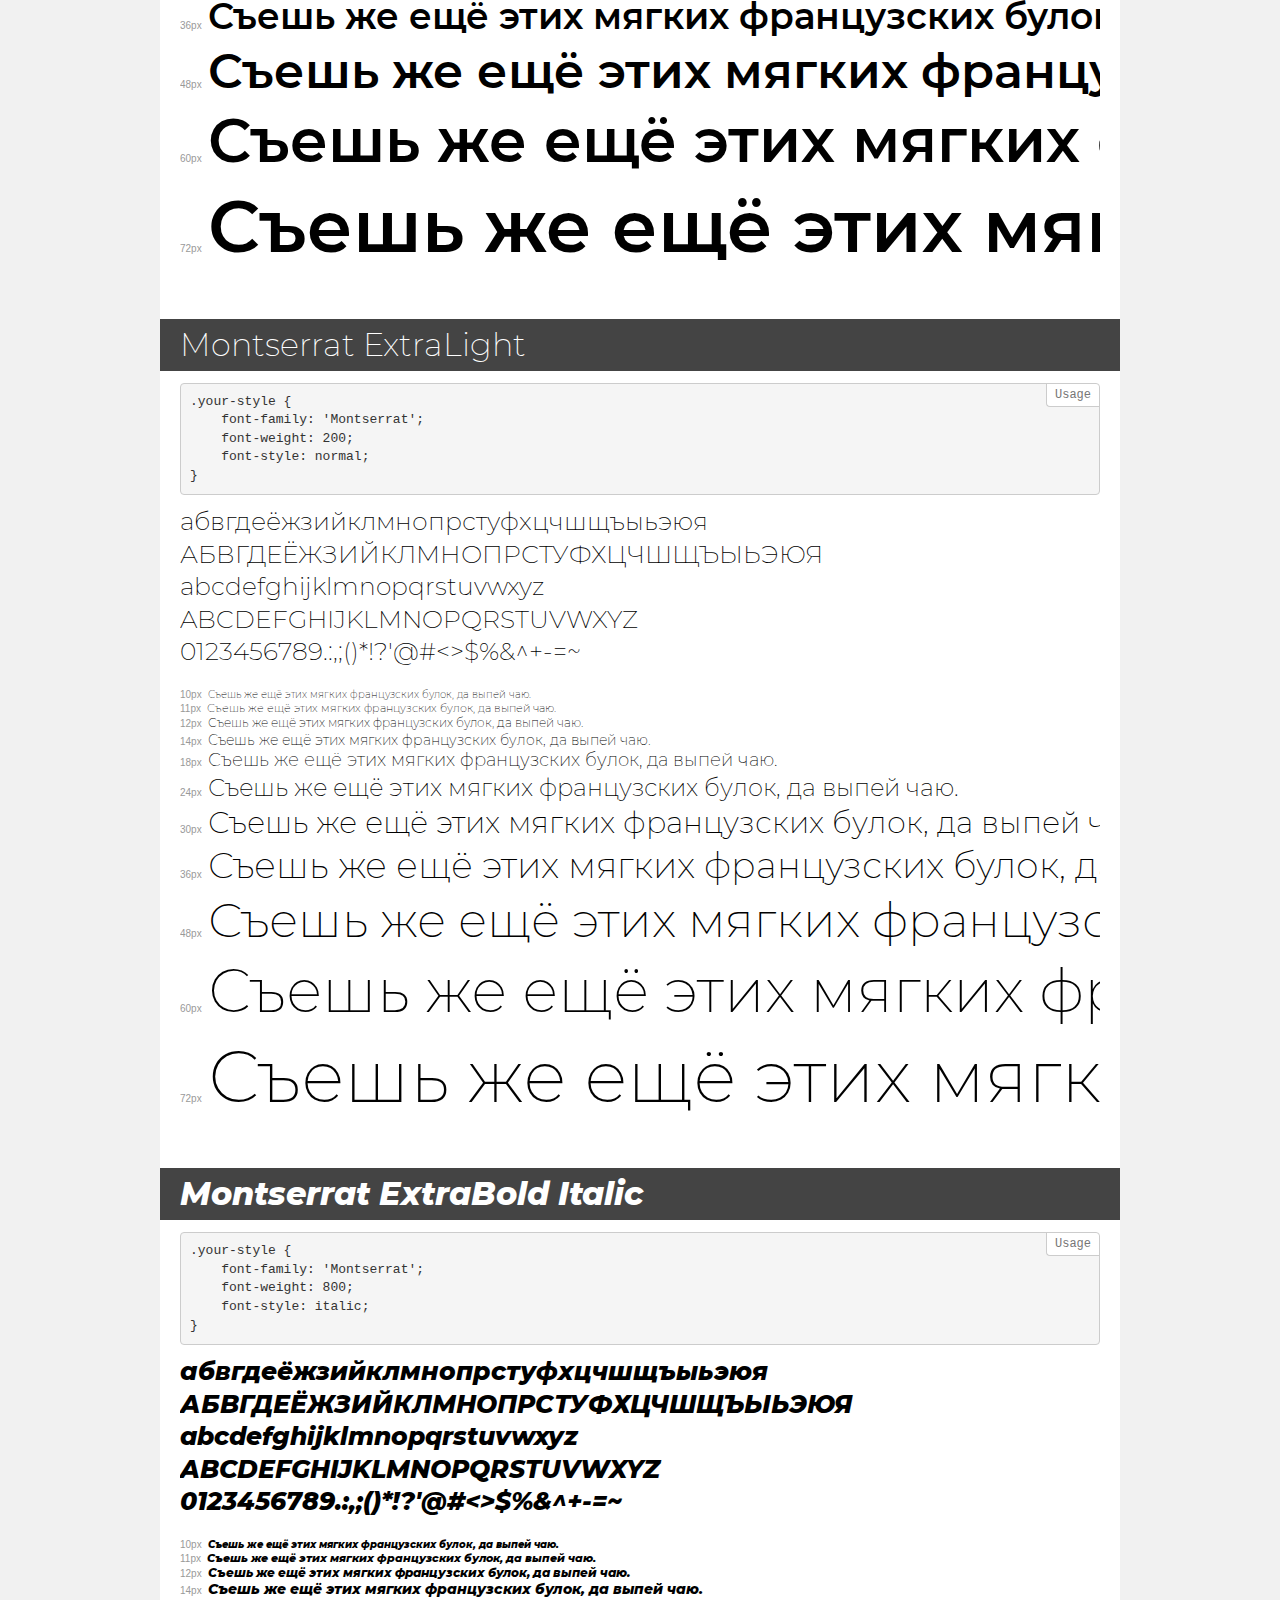
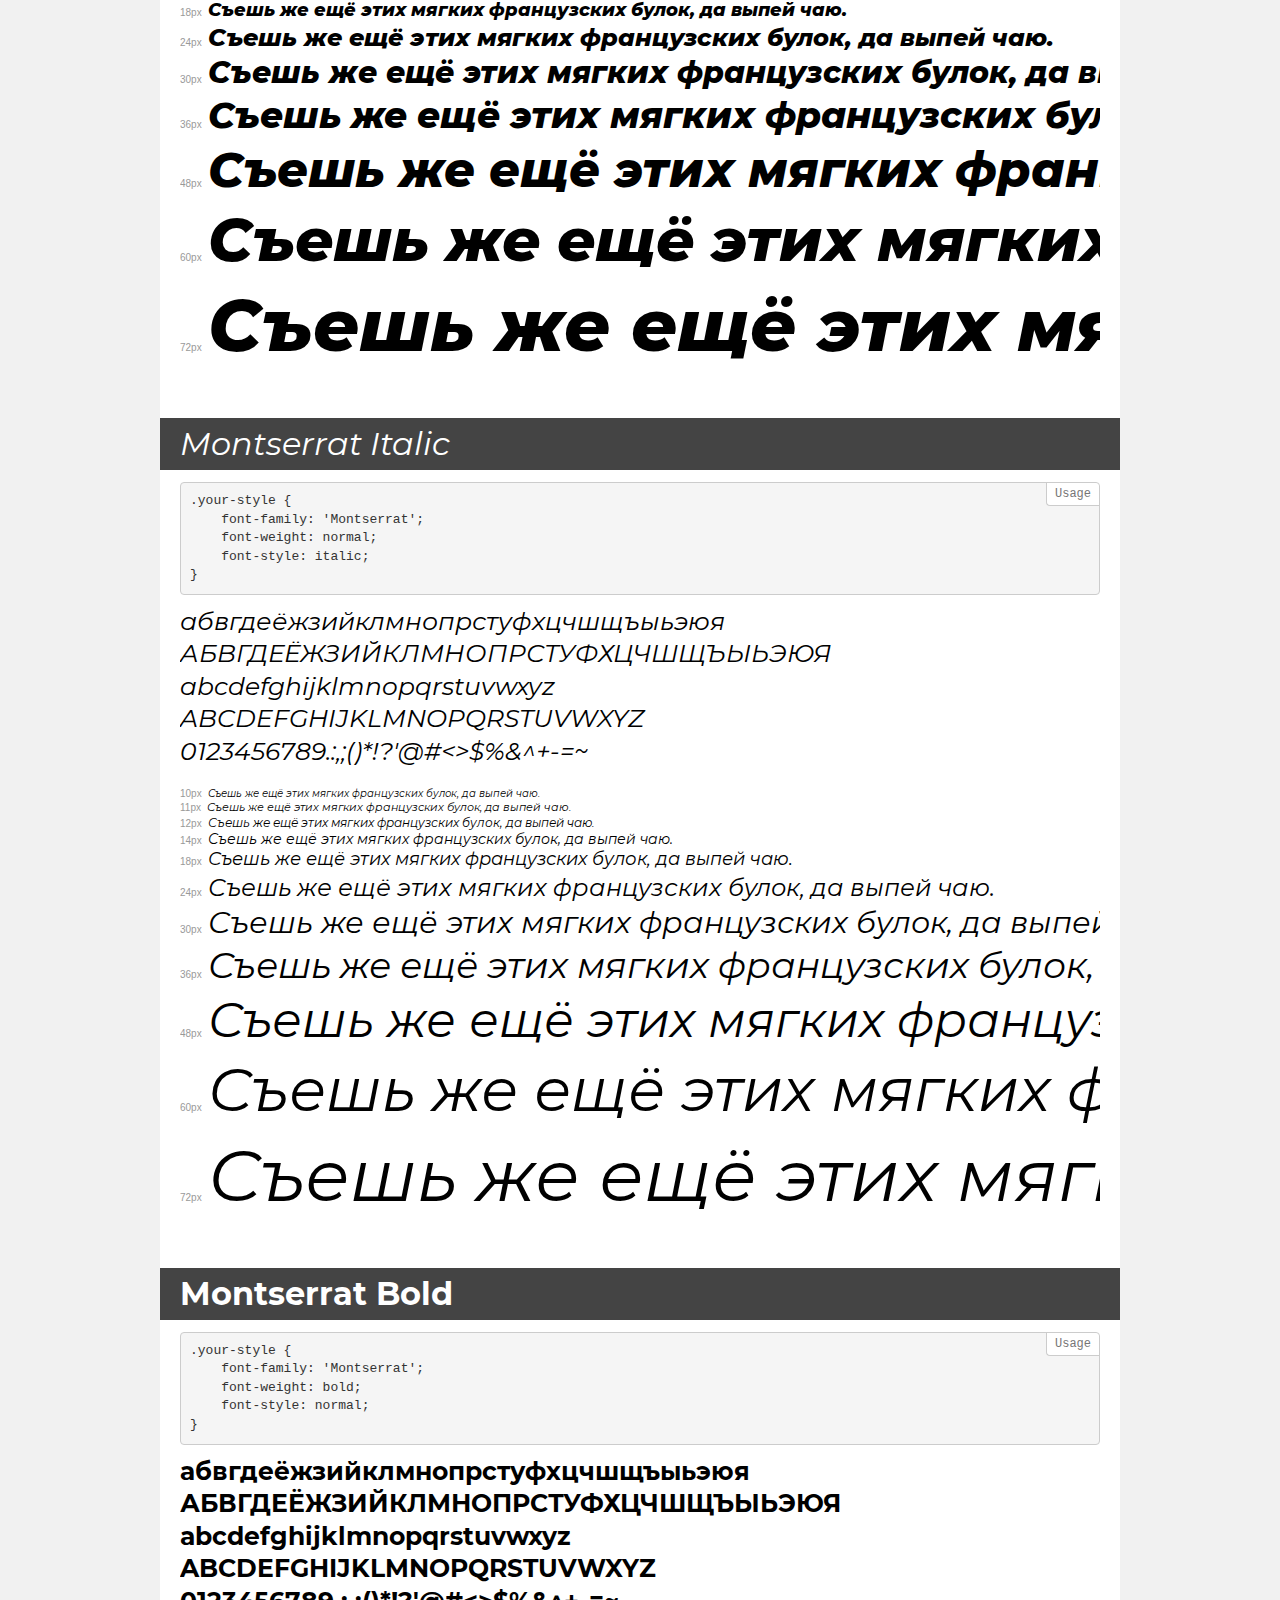
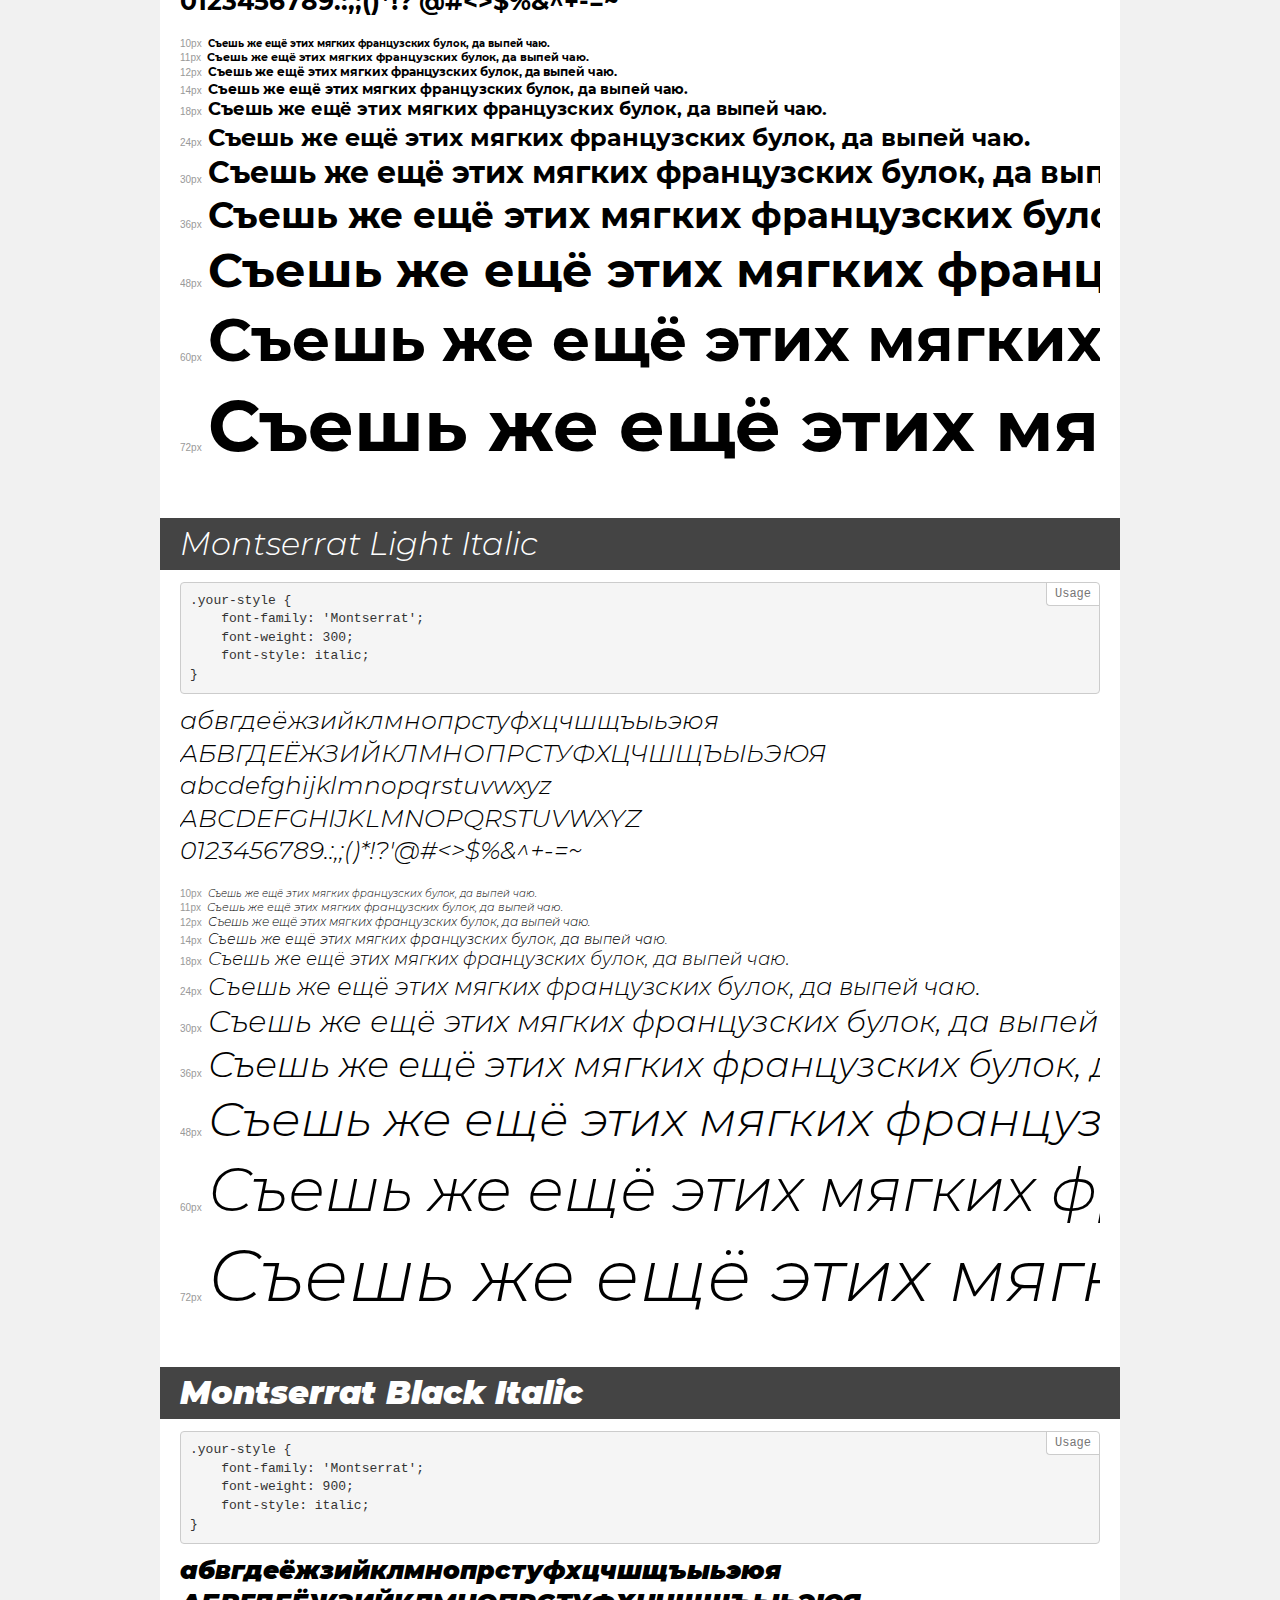
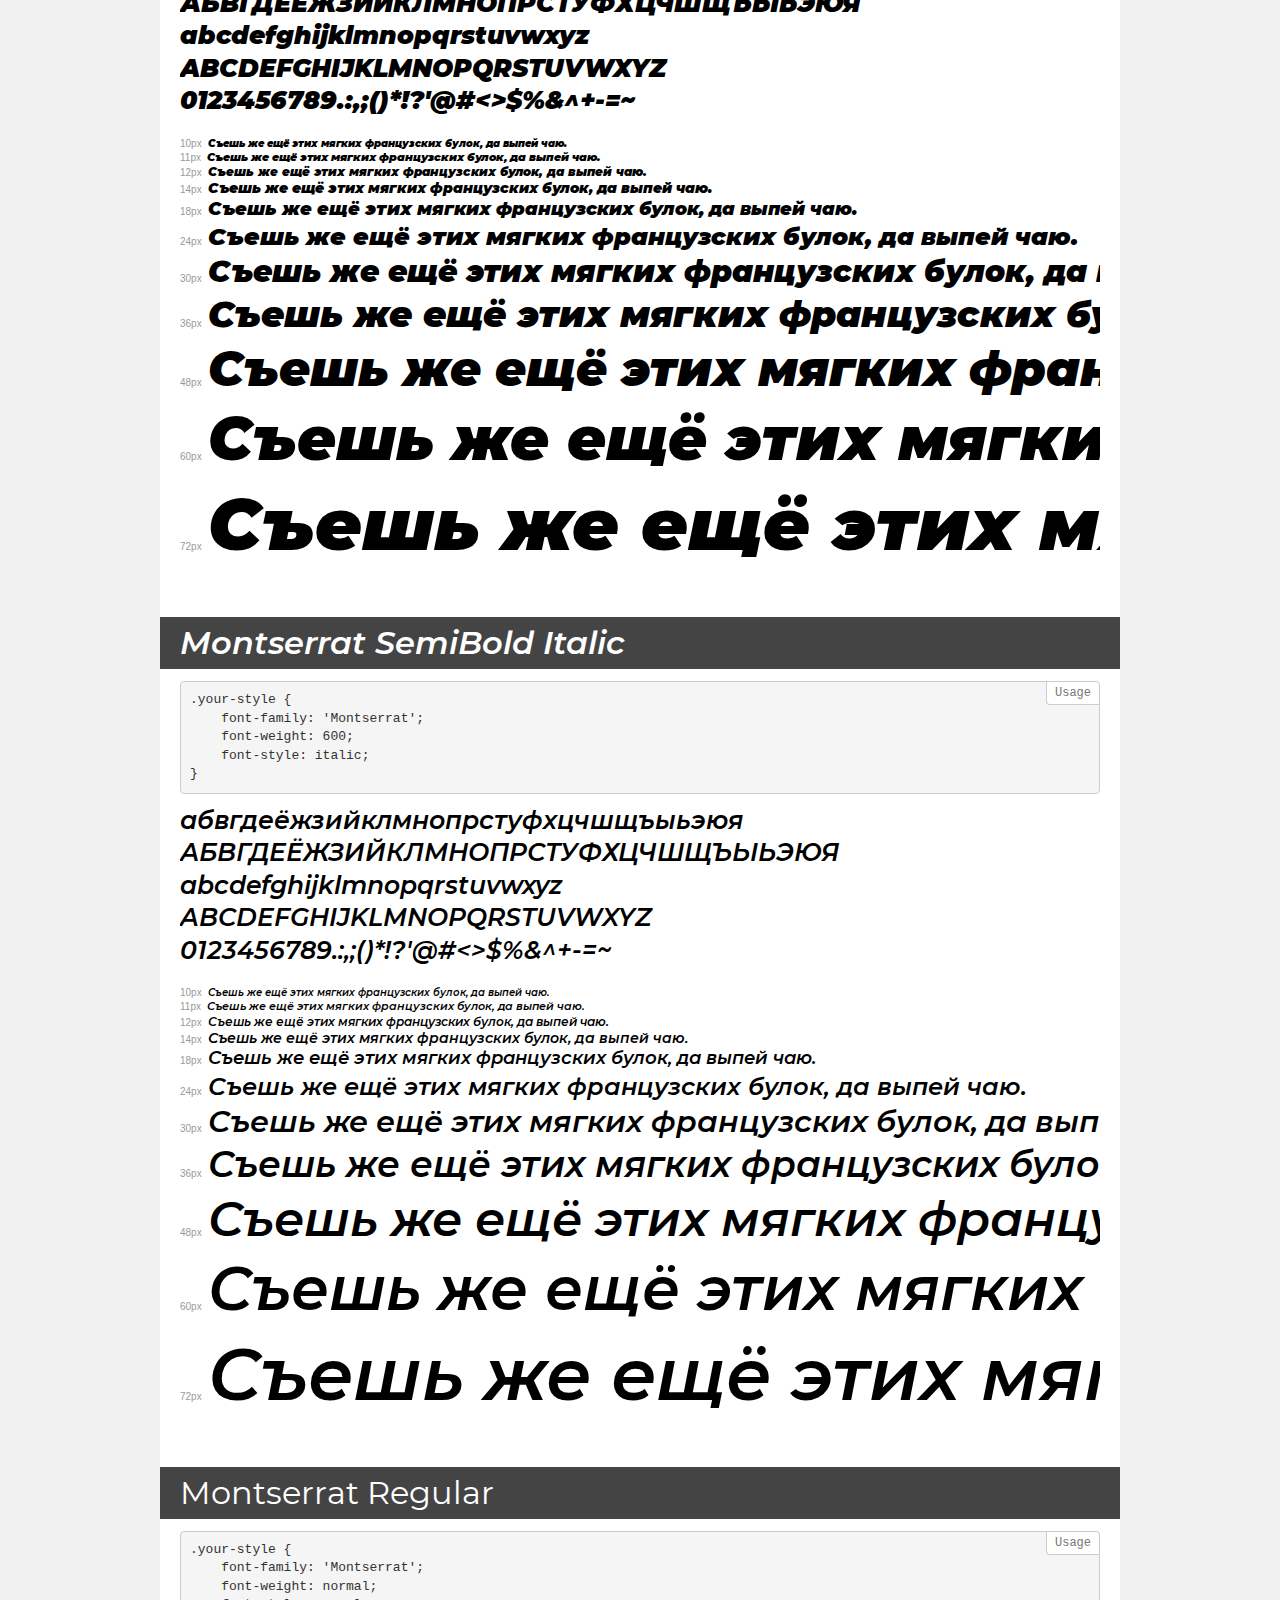
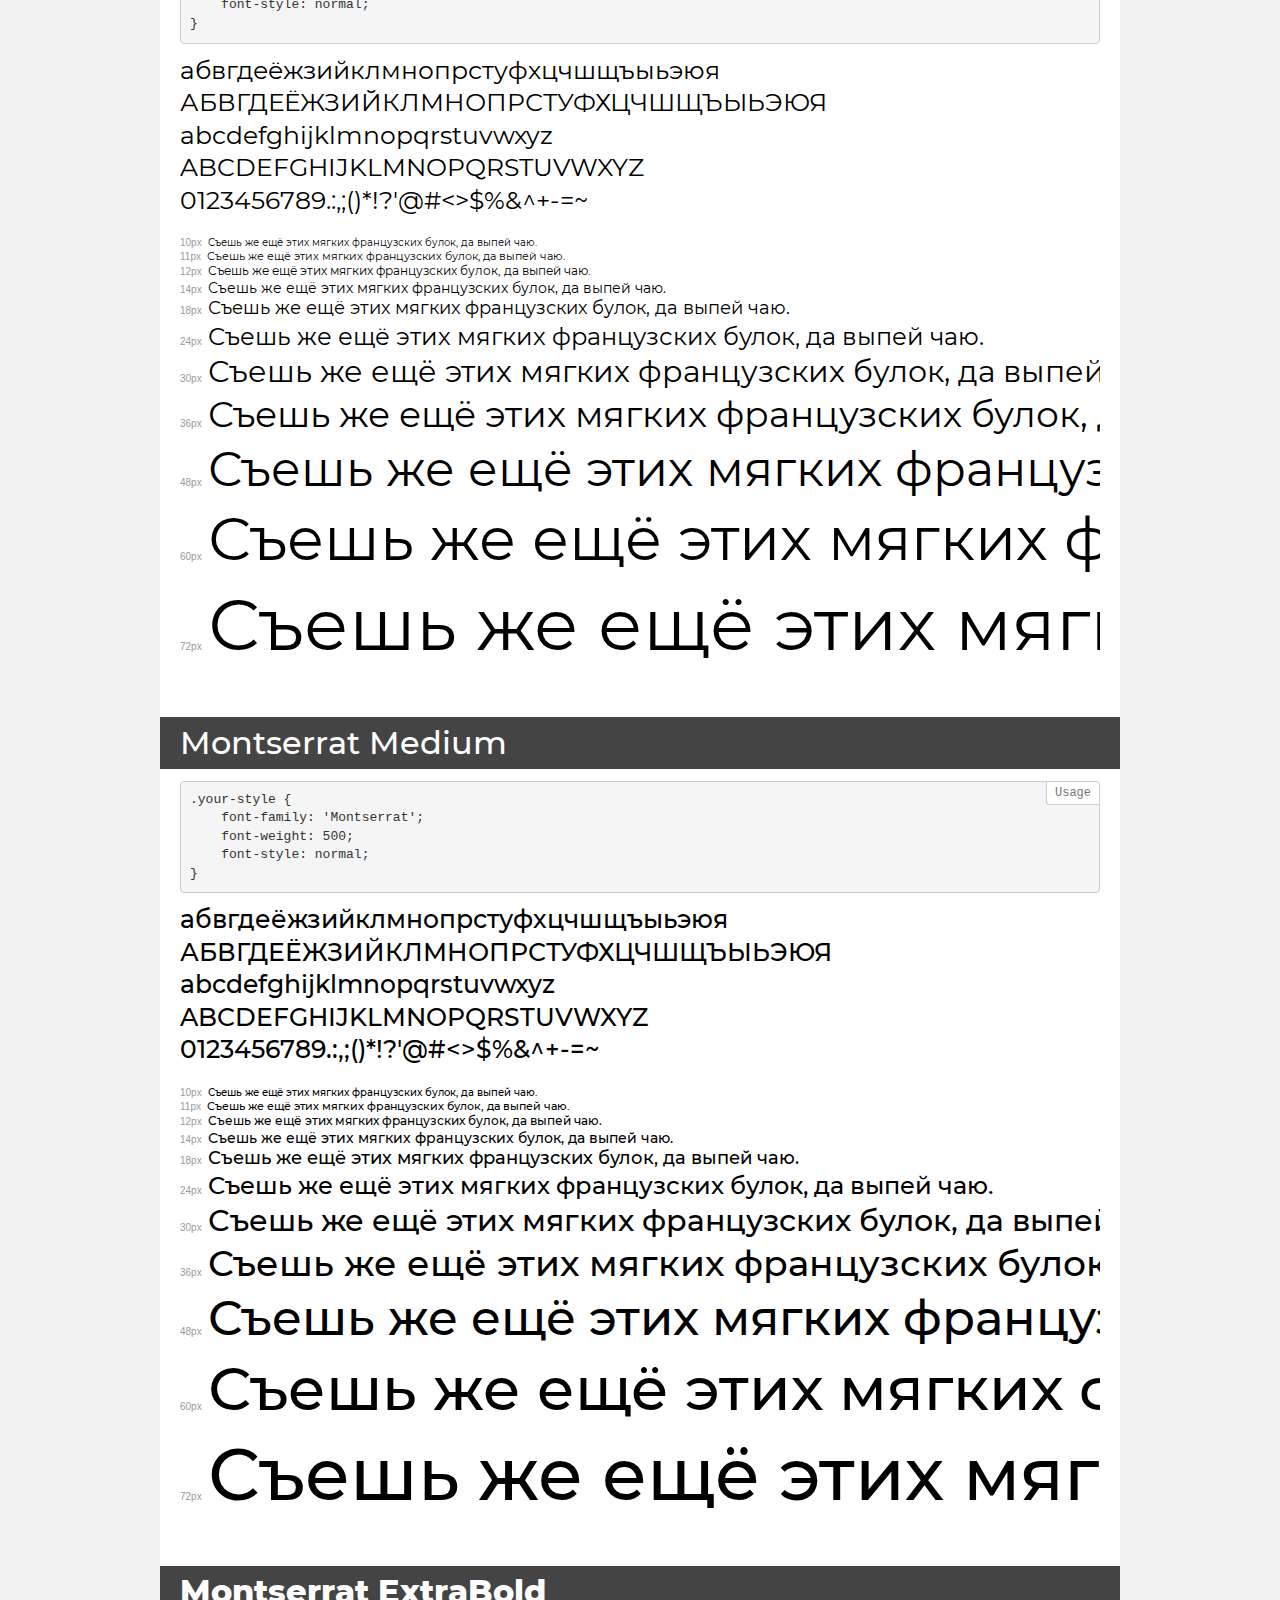
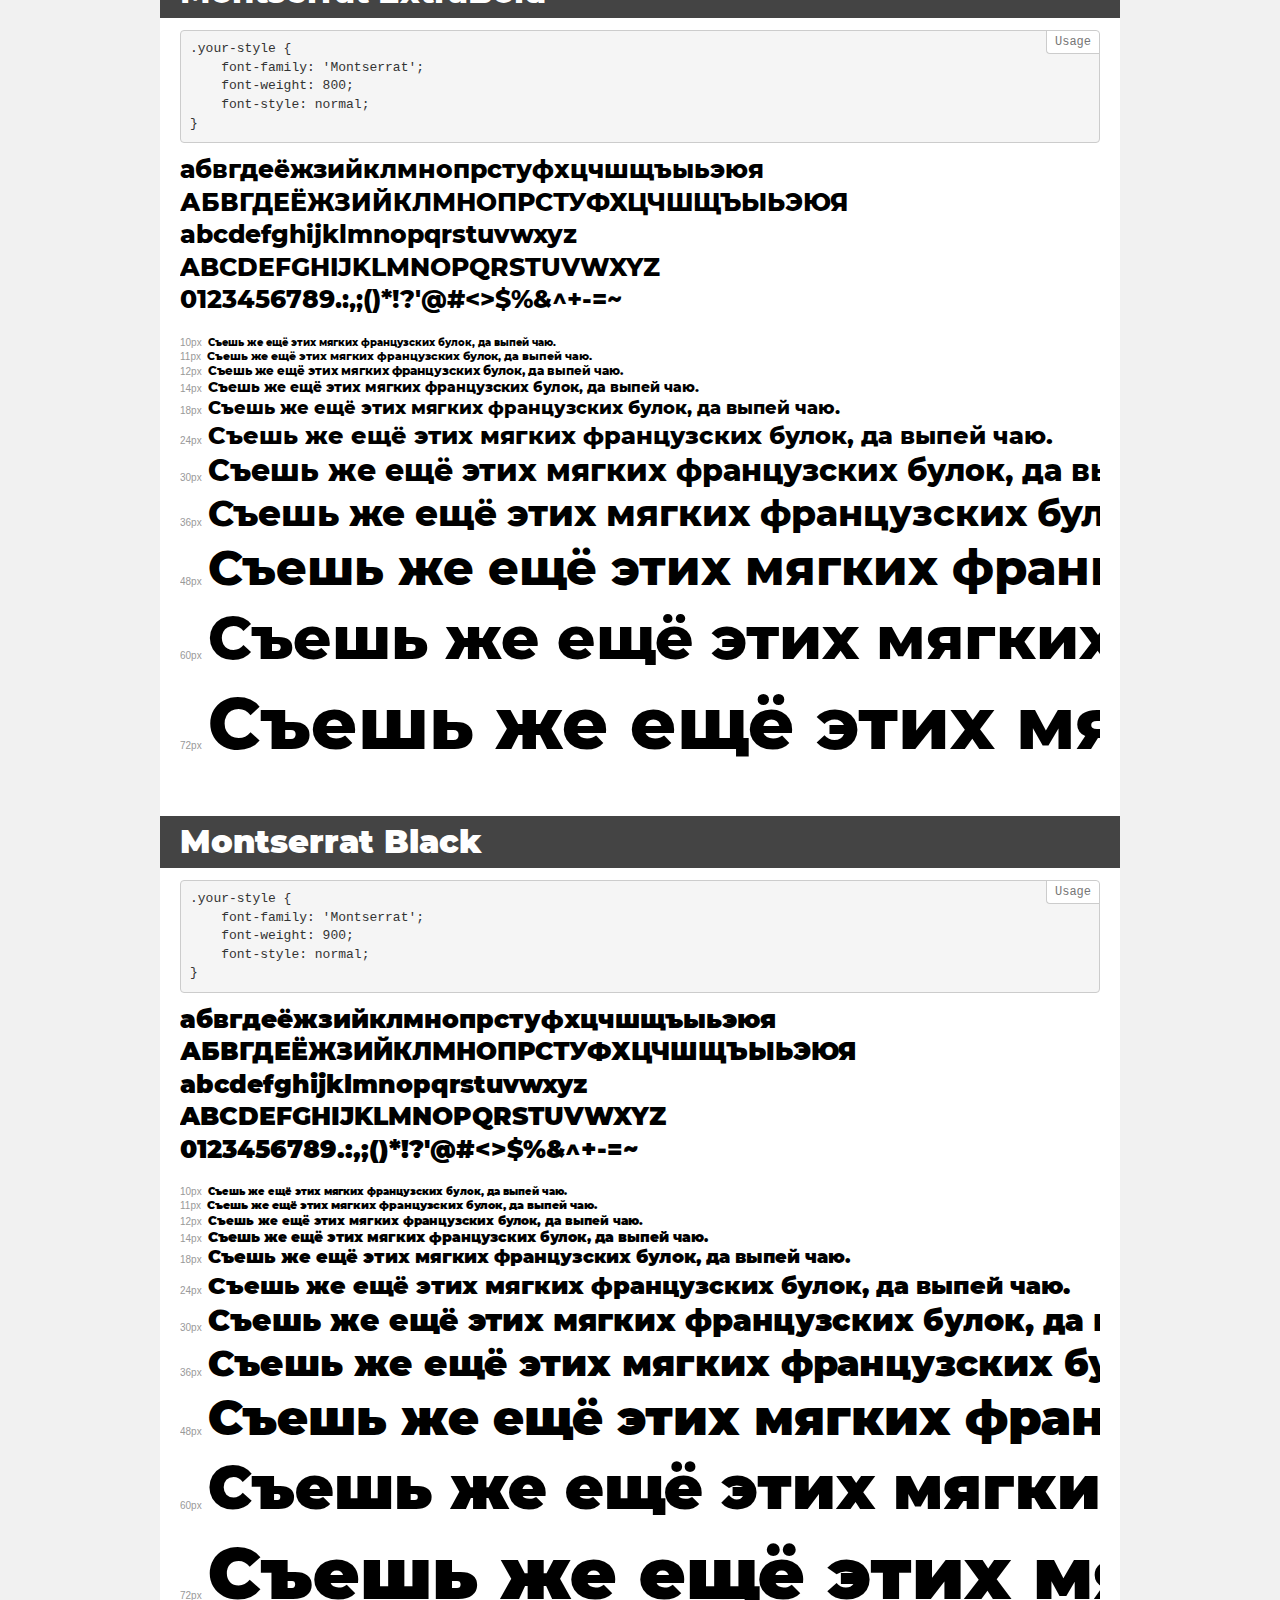
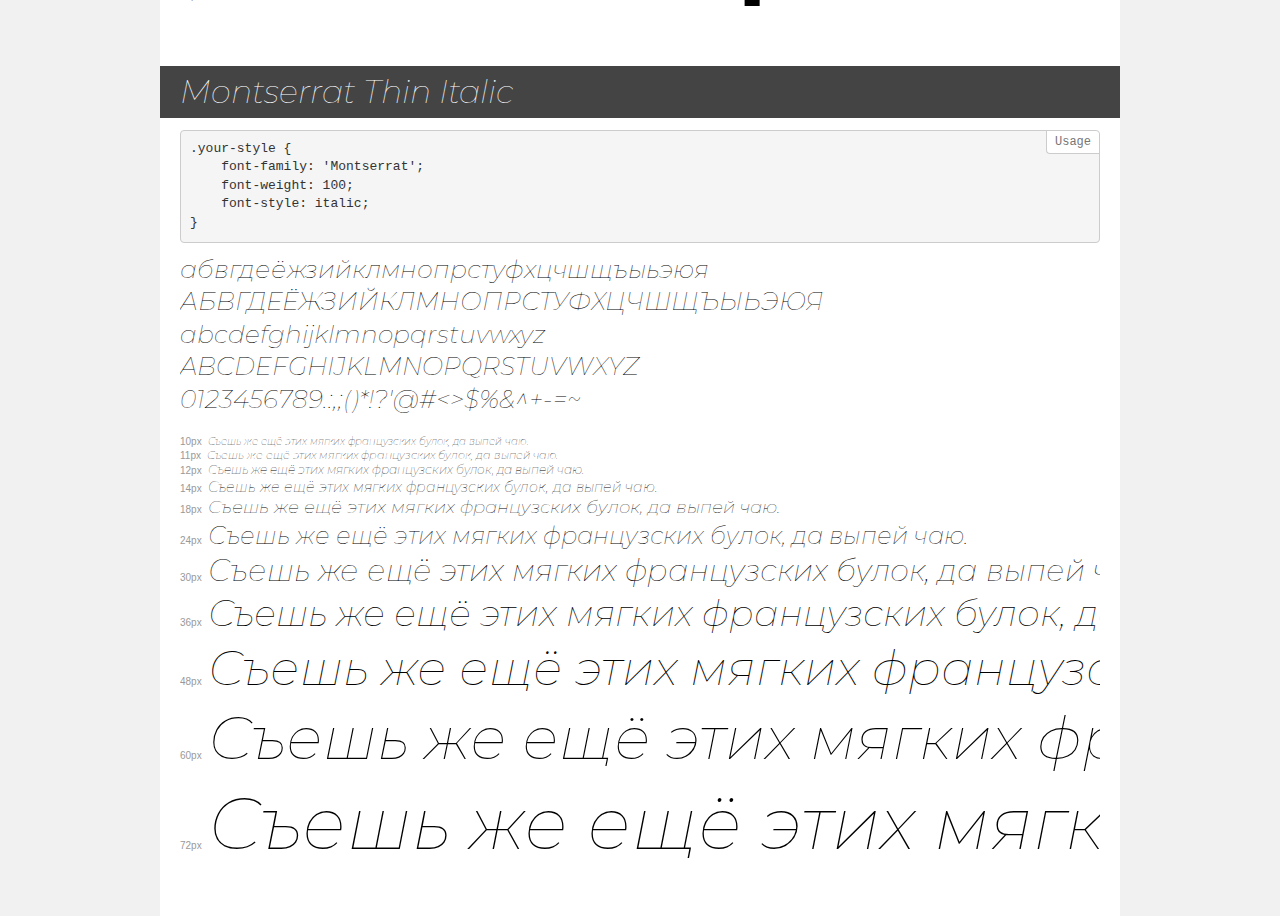
<file: fonts/Montserrat/demo.html>
<!DOCTYPE html>
<html>
<head>
	<meta charset="utf-8">
	<meta http-equiv="X-UA-Compatible" content="IE=edge">
	<meta name="viewport" content="width=device-width, initial-scale=1">
	<meta name="robots" content="noindex, noarchive">
	<title>Transfonter demo</title>
	<link href="stylesheet.css" rel="stylesheet">
	<style>
		/*
		http://meyerweb.com/eric/tools/css/reset/
		v2.0 | 20110126
		License: none (public domain)
		*/
		html, body, div, span, applet, object, iframe,
		h1, h2, h3, h4, h5, h6, p, blockquote, pre,
		a, abbr, acronym, address, big, cite, code,
		del, dfn, em, img, ins, kbd, q, s, samp,
		small, strike, strong, sub, sup, tt, var,
		b, u, i, center,
		dl, dt, dd, ol, ul, li,
		fieldset, form, label, legend,
		table, caption, tbody, tfoot, thead, tr, th, td,
		article, aside, canvas, details, embed,
		figure, figcaption, footer, header, hgroup,
		menu, nav, output, ruby, section, summary,
		time, mark, audio, video {
			margin: 0;
			padding: 0;
			border: 0;
			font-size: 100%;
			font: inherit;
			vertical-align: baseline;
		}
		/* HTML5 display-role reset for older browsers */
		article, aside, details, figcaption, figure,
		footer, header, hgroup, menu, nav, section {
			display: block;
		}
		body {
			line-height: 1;
		}
		ol, ul {
			list-style: none;
		}
		blockquote, q {
			quotes: none;
		}
		blockquote:before, blockquote:after,
		q:before, q:after {
			content: '';
			content: none;
		}
		table {
			border-collapse: collapse;
			border-spacing: 0;
		}
		/* common styles */
		body {
			background: #f1f1f1;
			color: #000;
		}
		.page {
			background: #fff;
			width: 920px;
			margin: 0 auto;
			padding: 20px 20px 0 20px;
			overflow: hidden;
		}
		.font-container {
			overflow-x: auto;
			overflow-y: hidden;
			margin-bottom: 40px;
			line-height: 1.3;
			white-space: nowrap;
			padding-bottom: 5px;
		}
		h1 {
			position: relative;
			background: #444;
			font-size: 32px;
			color: #fff;
			padding: 10px 20px;
			margin: 0 -20px 12px -20px;
		}
		.letters {
			font-size: 25px;
			margin-bottom: 20px;
		}
		.s10:before {
			content: '10px';
		}
		.s11:before {
			content: '11px';
		}
		.s12:before {
			content: '12px';
		}
		.s14:before {
			content: '14px';
		}
		.s18:before {
			content: '18px';
		}
		.s24:before {
			content: '24px';
		}
		.s30:before {
			content: '30px';
		}
		.s36:before {
			content: '36px';
		}
		.s48:before {
			content: '48px';
		}
		.s60:before {
			content: '60px';
		}
		.s72:before {
			content: '72px';
		}
		.s10:before, .s11:before, .s12:before, .s14:before,
		.s18:before, .s24:before, .s30:before, .s36:before,
		.s48:before, .s60:before, .s72:before {
			font-family: Arial, sans-serif;
			font-size: 10px;
			font-weight: normal;
			font-style: normal;
			color: #999;
			padding-right: 6px;
		}
		pre {
			display: block;
			position: relative;
			padding: 9px;
			margin: 0 0 10px;
			font-family: Monaco, Menlo, Consolas, "Courier New", monospace !important;
			font-size: 13px;
			line-height: 1.428571429;
			color: #333;
			font-weight: normal !important;
			font-style: normal !important;
			background-color: #f5f5f5;
			border: 1px solid #ccc;
			overflow-x: auto;
			border-radius: 4px;
		}
		pre:after {
			display: block;
			position: absolute;
			right: 0;
			top: 0;
			content: 'Usage';
			line-height: 1;
			padding: 5px 8px;
			font-size: 12px;
			color: #767676;
			background-color: #fff;
			border: 1px solid #ccc;
			border-right: none;
			border-top: none;
			border-radius: 0 4px 0 4px;
			z-index: 10;
		}
		/* responsive */
		@media (max-width: 959px) {
			.page {
				width: auto;
				margin: 0;
			}
		}
	</style>
</head>
<body>
<div class="page">
	<div class="demo" style="font-family: 'Montserrat'; font-weight: 300; font-style: normal;">
		<h1>Montserrat Light</h1>
		<pre>.your-style {
    font-family: 'Montserrat';
    font-weight: 300;
    font-style: normal;
}</pre>
		<div class="font-container">
			<p class="letters">
				абвгдеёжзийклмнопрстуфхцчшщъыьэюя <br />
				АБВГДЕЁЖЗИЙКЛМНОПРСТУФХЦЧШЩЪЫЬЭЮЯ <br />
				abcdefghijklmnopqrstuvwxyz <br />
				ABCDEFGHIJKLMNOPQRSTUVWXYZ <br />				0123456789.:,;()*!?'@#<>$%&^+-=~
			</p>
			<p class="s10" style="font-size: 10px;">Съешь же ещё этих мягких французских булок, да выпей чаю.</p>
			<p class="s11" style="font-size: 11px;">Съешь же ещё этих мягких французских булок, да выпей чаю.</p>
			<p class="s12" style="font-size: 12px;">Съешь же ещё этих мягких французских булок, да выпей чаю.</p>
			<p class="s14" style="font-size: 14px;">Съешь же ещё этих мягких французских булок, да выпей чаю.</p>
			<p class="s18" style="font-size: 18px;">Съешь же ещё этих мягких французских булок, да выпей чаю.</p>
			<p class="s24" style="font-size: 24px;">Съешь же ещё этих мягких французских булок, да выпей чаю.</p>
			<p class="s30" style="font-size: 30px;">Съешь же ещё этих мягких французских булок, да выпей чаю.</p>
			<p class="s36" style="font-size: 36px;">Съешь же ещё этих мягких французских булок, да выпей чаю.</p>
			<p class="s48" style="font-size: 48px;">Съешь же ещё этих мягких французских булок, да выпей чаю.</p>
			<p class="s60" style="font-size: 60px;">Съешь же ещё этих мягких французских булок, да выпей чаю.</p>
			<p class="s72" style="font-size: 72px;">Съешь же ещё этих мягких французских булок, да выпей чаю.</p>
		</div>
	</div>
	<div class="demo" style="font-family: 'Montserrat'; font-weight: 500; font-style: italic;">
		<h1>Montserrat Medium Italic</h1>
		<pre>.your-style {
    font-family: 'Montserrat';
    font-weight: 500;
    font-style: italic;
}</pre>
		<div class="font-container">
			<p class="letters">
				абвгдеёжзийклмнопрстуфхцчшщъыьэюя <br />
				АБВГДЕЁЖЗИЙКЛМНОПРСТУФХЦЧШЩЪЫЬЭЮЯ <br />
				abcdefghijklmnopqrstuvwxyz <br />
				ABCDEFGHIJKLMNOPQRSTUVWXYZ <br />				0123456789.:,;()*!?'@#<>$%&^+-=~
			</p>
			<p class="s10" style="font-size: 10px;">Съешь же ещё этих мягких французских булок, да выпей чаю.</p>
			<p class="s11" style="font-size: 11px;">Съешь же ещё этих мягких французских булок, да выпей чаю.</p>
			<p class="s12" style="font-size: 12px;">Съешь же ещё этих мягких французских булок, да выпей чаю.</p>
			<p class="s14" style="font-size: 14px;">Съешь же ещё этих мягких французских булок, да выпей чаю.</p>
			<p class="s18" style="font-size: 18px;">Съешь же ещё этих мягких французских булок, да выпей чаю.</p>
			<p class="s24" style="font-size: 24px;">Съешь же ещё этих мягких французских булок, да выпей чаю.</p>
			<p class="s30" style="font-size: 30px;">Съешь же ещё этих мягких французских булок, да выпей чаю.</p>
			<p class="s36" style="font-size: 36px;">Съешь же ещё этих мягких французских булок, да выпей чаю.</p>
			<p class="s48" style="font-size: 48px;">Съешь же ещё этих мягких французских булок, да выпей чаю.</p>
			<p class="s60" style="font-size: 60px;">Съешь же ещё этих мягких французских булок, да выпей чаю.</p>
			<p class="s72" style="font-size: 72px;">Съешь же ещё этих мягких французских булок, да выпей чаю.</p>
		</div>
	</div>
	<div class="demo" style="font-family: 'Montserrat'; font-weight: 100; font-style: normal;">
		<h1>Montserrat Thin</h1>
		<pre>.your-style {
    font-family: 'Montserrat';
    font-weight: 100;
    font-style: normal;
}</pre>
		<div class="font-container">
			<p class="letters">
				абвгдеёжзийклмнопрстуфхцчшщъыьэюя <br />
				АБВГДЕЁЖЗИЙКЛМНОПРСТУФХЦЧШЩЪЫЬЭЮЯ <br />
				abcdefghijklmnopqrstuvwxyz <br />
				ABCDEFGHIJKLMNOPQRSTUVWXYZ <br />				0123456789.:,;()*!?'@#<>$%&^+-=~
			</p>
			<p class="s10" style="font-size: 10px;">Съешь же ещё этих мягких французских булок, да выпей чаю.</p>
			<p class="s11" style="font-size: 11px;">Съешь же ещё этих мягких французских булок, да выпей чаю.</p>
			<p class="s12" style="font-size: 12px;">Съешь же ещё этих мягких французских булок, да выпей чаю.</p>
			<p class="s14" style="font-size: 14px;">Съешь же ещё этих мягких французских булок, да выпей чаю.</p>
			<p class="s18" style="font-size: 18px;">Съешь же ещё этих мягких французских булок, да выпей чаю.</p>
			<p class="s24" style="font-size: 24px;">Съешь же ещё этих мягких французских булок, да выпей чаю.</p>
			<p class="s30" style="font-size: 30px;">Съешь же ещё этих мягких французских булок, да выпей чаю.</p>
			<p class="s36" style="font-size: 36px;">Съешь же ещё этих мягких французских булок, да выпей чаю.</p>
			<p class="s48" style="font-size: 48px;">Съешь же ещё этих мягких французских булок, да выпей чаю.</p>
			<p class="s60" style="font-size: 60px;">Съешь же ещё этих мягких французских булок, да выпей чаю.</p>
			<p class="s72" style="font-size: 72px;">Съешь же ещё этих мягких французских булок, да выпей чаю.</p>
		</div>
	</div>
	<div class="demo" style="font-family: 'Montserrat'; font-weight: 200; font-style: italic;">
		<h1>Montserrat ExtraLight Italic</h1>
		<pre>.your-style {
    font-family: 'Montserrat';
    font-weight: 200;
    font-style: italic;
}</pre>
		<div class="font-container">
			<p class="letters">
				абвгдеёжзийклмнопрстуфхцчшщъыьэюя <br />
				АБВГДЕЁЖЗИЙКЛМНОПРСТУФХЦЧШЩЪЫЬЭЮЯ <br />
				abcdefghijklmnopqrstuvwxyz <br />
				ABCDEFGHIJKLMNOPQRSTUVWXYZ <br />				0123456789.:,;()*!?'@#<>$%&^+-=~
			</p>
			<p class="s10" style="font-size: 10px;">Съешь же ещё этих мягких французских булок, да выпей чаю.</p>
			<p class="s11" style="font-size: 11px;">Съешь же ещё этих мягких французских булок, да выпей чаю.</p>
			<p class="s12" style="font-size: 12px;">Съешь же ещё этих мягких французских булок, да выпей чаю.</p>
			<p class="s14" style="font-size: 14px;">Съешь же ещё этих мягких французских булок, да выпей чаю.</p>
			<p class="s18" style="font-size: 18px;">Съешь же ещё этих мягких французских булок, да выпей чаю.</p>
			<p class="s24" style="font-size: 24px;">Съешь же ещё этих мягких французских булок, да выпей чаю.</p>
			<p class="s30" style="font-size: 30px;">Съешь же ещё этих мягких французских булок, да выпей чаю.</p>
			<p class="s36" style="font-size: 36px;">Съешь же ещё этих мягких французских булок, да выпей чаю.</p>
			<p class="s48" style="font-size: 48px;">Съешь же ещё этих мягких французских булок, да выпей чаю.</p>
			<p class="s60" style="font-size: 60px;">Съешь же ещё этих мягких французских булок, да выпей чаю.</p>
			<p class="s72" style="font-size: 72px;">Съешь же ещё этих мягких французских булок, да выпей чаю.</p>
		</div>
	</div>
	<div class="demo" style="font-family: 'Montserrat'; font-weight: bold; font-style: italic;">
		<h1>Montserrat Bold Italic</h1>
		<pre>.your-style {
    font-family: 'Montserrat';
    font-weight: bold;
    font-style: italic;
}</pre>
		<div class="font-container">
			<p class="letters">
				абвгдеёжзийклмнопрстуфхцчшщъыьэюя <br />
				АБВГДЕЁЖЗИЙКЛМНОПРСТУФХЦЧШЩЪЫЬЭЮЯ <br />
				abcdefghijklmnopqrstuvwxyz <br />
				ABCDEFGHIJKLMNOPQRSTUVWXYZ <br />				0123456789.:,;()*!?'@#<>$%&^+-=~
			</p>
			<p class="s10" style="font-size: 10px;">Съешь же ещё этих мягких французских булок, да выпей чаю.</p>
			<p class="s11" style="font-size: 11px;">Съешь же ещё этих мягких французских булок, да выпей чаю.</p>
			<p class="s12" style="font-size: 12px;">Съешь же ещё этих мягких французских булок, да выпей чаю.</p>
			<p class="s14" style="font-size: 14px;">Съешь же ещё этих мягких французских булок, да выпей чаю.</p>
			<p class="s18" style="font-size: 18px;">Съешь же ещё этих мягких французских булок, да выпей чаю.</p>
			<p class="s24" style="font-size: 24px;">Съешь же ещё этих мягких французских булок, да выпей чаю.</p>
			<p class="s30" style="font-size: 30px;">Съешь же ещё этих мягких французских булок, да выпей чаю.</p>
			<p class="s36" style="font-size: 36px;">Съешь же ещё этих мягких французских булок, да выпей чаю.</p>
			<p class="s48" style="font-size: 48px;">Съешь же ещё этих мягких французских булок, да выпей чаю.</p>
			<p class="s60" style="font-size: 60px;">Съешь же ещё этих мягких французских булок, да выпей чаю.</p>
			<p class="s72" style="font-size: 72px;">Съешь же ещё этих мягких французских булок, да выпей чаю.</p>
		</div>
	</div>
	<div class="demo" style="font-family: 'Montserrat'; font-weight: 600; font-style: normal;">
		<h1>Montserrat SemiBold</h1>
		<pre>.your-style {
    font-family: 'Montserrat';
    font-weight: 600;
    font-style: normal;
}</pre>
		<div class="font-container">
			<p class="letters">
				абвгдеёжзийклмнопрстуфхцчшщъыьэюя <br />
				АБВГДЕЁЖЗИЙКЛМНОПРСТУФХЦЧШЩЪЫЬЭЮЯ <br />
				abcdefghijklmnopqrstuvwxyz <br />
				ABCDEFGHIJKLMNOPQRSTUVWXYZ <br />				0123456789.:,;()*!?'@#<>$%&^+-=~
			</p>
			<p class="s10" style="font-size: 10px;">Съешь же ещё этих мягких французских булок, да выпей чаю.</p>
			<p class="s11" style="font-size: 11px;">Съешь же ещё этих мягких французских булок, да выпей чаю.</p>
			<p class="s12" style="font-size: 12px;">Съешь же ещё этих мягких французских булок, да выпей чаю.</p>
			<p class="s14" style="font-size: 14px;">Съешь же ещё этих мягких французских булок, да выпей чаю.</p>
			<p class="s18" style="font-size: 18px;">Съешь же ещё этих мягких французских булок, да выпей чаю.</p>
			<p class="s24" style="font-size: 24px;">Съешь же ещё этих мягких французских булок, да выпей чаю.</p>
			<p class="s30" style="font-size: 30px;">Съешь же ещё этих мягких французских булок, да выпей чаю.</p>
			<p class="s36" style="font-size: 36px;">Съешь же ещё этих мягких французских булок, да выпей чаю.</p>
			<p class="s48" style="font-size: 48px;">Съешь же ещё этих мягких французских булок, да выпей чаю.</p>
			<p class="s60" style="font-size: 60px;">Съешь же ещё этих мягких французских булок, да выпей чаю.</p>
			<p class="s72" style="font-size: 72px;">Съешь же ещё этих мягких французских булок, да выпей чаю.</p>
		</div>
	</div>
	<div class="demo" style="font-family: 'Montserrat'; font-weight: 200; font-style: normal;">
		<h1>Montserrat ExtraLight</h1>
		<pre>.your-style {
    font-family: 'Montserrat';
    font-weight: 200;
    font-style: normal;
}</pre>
		<div class="font-container">
			<p class="letters">
				абвгдеёжзийклмнопрстуфхцчшщъыьэюя <br />
				АБВГДЕЁЖЗИЙКЛМНОПРСТУФХЦЧШЩЪЫЬЭЮЯ <br />
				abcdefghijklmnopqrstuvwxyz <br />
				ABCDEFGHIJKLMNOPQRSTUVWXYZ <br />				0123456789.:,;()*!?'@#<>$%&^+-=~
			</p>
			<p class="s10" style="font-size: 10px;">Съешь же ещё этих мягких французских булок, да выпей чаю.</p>
			<p class="s11" style="font-size: 11px;">Съешь же ещё этих мягких французских булок, да выпей чаю.</p>
			<p class="s12" style="font-size: 12px;">Съешь же ещё этих мягких французских булок, да выпей чаю.</p>
			<p class="s14" style="font-size: 14px;">Съешь же ещё этих мягких французских булок, да выпей чаю.</p>
			<p class="s18" style="font-size: 18px;">Съешь же ещё этих мягких французских булок, да выпей чаю.</p>
			<p class="s24" style="font-size: 24px;">Съешь же ещё этих мягких французских булок, да выпей чаю.</p>
			<p class="s30" style="font-size: 30px;">Съешь же ещё этих мягких французских булок, да выпей чаю.</p>
			<p class="s36" style="font-size: 36px;">Съешь же ещё этих мягких французских булок, да выпей чаю.</p>
			<p class="s48" style="font-size: 48px;">Съешь же ещё этих мягких французских булок, да выпей чаю.</p>
			<p class="s60" style="font-size: 60px;">Съешь же ещё этих мягких французских булок, да выпей чаю.</p>
			<p class="s72" style="font-size: 72px;">Съешь же ещё этих мягких французских булок, да выпей чаю.</p>
		</div>
	</div>
	<div class="demo" style="font-family: 'Montserrat'; font-weight: 800; font-style: italic;">
		<h1>Montserrat ExtraBold Italic</h1>
		<pre>.your-style {
    font-family: 'Montserrat';
    font-weight: 800;
    font-style: italic;
}</pre>
		<div class="font-container">
			<p class="letters">
				абвгдеёжзийклмнопрстуфхцчшщъыьэюя <br />
				АБВГДЕЁЖЗИЙКЛМНОПРСТУФХЦЧШЩЪЫЬЭЮЯ <br />
				abcdefghijklmnopqrstuvwxyz <br />
				ABCDEFGHIJKLMNOPQRSTUVWXYZ <br />				0123456789.:,;()*!?'@#<>$%&^+-=~
			</p>
			<p class="s10" style="font-size: 10px;">Съешь же ещё этих мягких французских булок, да выпей чаю.</p>
			<p class="s11" style="font-size: 11px;">Съешь же ещё этих мягких французских булок, да выпей чаю.</p>
			<p class="s12" style="font-size: 12px;">Съешь же ещё этих мягких французских булок, да выпей чаю.</p>
			<p class="s14" style="font-size: 14px;">Съешь же ещё этих мягких французских булок, да выпей чаю.</p>
			<p class="s18" style="font-size: 18px;">Съешь же ещё этих мягких французских булок, да выпей чаю.</p>
			<p class="s24" style="font-size: 24px;">Съешь же ещё этих мягких французских булок, да выпей чаю.</p>
			<p class="s30" style="font-size: 30px;">Съешь же ещё этих мягких французских булок, да выпей чаю.</p>
			<p class="s36" style="font-size: 36px;">Съешь же ещё этих мягких французских булок, да выпей чаю.</p>
			<p class="s48" style="font-size: 48px;">Съешь же ещё этих мягких французских булок, да выпей чаю.</p>
			<p class="s60" style="font-size: 60px;">Съешь же ещё этих мягких французских булок, да выпей чаю.</p>
			<p class="s72" style="font-size: 72px;">Съешь же ещё этих мягких французских булок, да выпей чаю.</p>
		</div>
	</div>
	<div class="demo" style="font-family: 'Montserrat'; font-weight: normal; font-style: italic;">
		<h1>Montserrat Italic</h1>
		<pre>.your-style {
    font-family: 'Montserrat';
    font-weight: normal;
    font-style: italic;
}</pre>
		<div class="font-container">
			<p class="letters">
				абвгдеёжзийклмнопрстуфхцчшщъыьэюя <br />
				АБВГДЕЁЖЗИЙКЛМНОПРСТУФХЦЧШЩЪЫЬЭЮЯ <br />
				abcdefghijklmnopqrstuvwxyz <br />
				ABCDEFGHIJKLMNOPQRSTUVWXYZ <br />				0123456789.:,;()*!?'@#<>$%&^+-=~
			</p>
			<p class="s10" style="font-size: 10px;">Съешь же ещё этих мягких французских булок, да выпей чаю.</p>
			<p class="s11" style="font-size: 11px;">Съешь же ещё этих мягких французских булок, да выпей чаю.</p>
			<p class="s12" style="font-size: 12px;">Съешь же ещё этих мягких французских булок, да выпей чаю.</p>
			<p class="s14" style="font-size: 14px;">Съешь же ещё этих мягких французских булок, да выпей чаю.</p>
			<p class="s18" style="font-size: 18px;">Съешь же ещё этих мягких французских булок, да выпей чаю.</p>
			<p class="s24" style="font-size: 24px;">Съешь же ещё этих мягких французских булок, да выпей чаю.</p>
			<p class="s30" style="font-size: 30px;">Съешь же ещё этих мягких французских булок, да выпей чаю.</p>
			<p class="s36" style="font-size: 36px;">Съешь же ещё этих мягких французских булок, да выпей чаю.</p>
			<p class="s48" style="font-size: 48px;">Съешь же ещё этих мягких французских булок, да выпей чаю.</p>
			<p class="s60" style="font-size: 60px;">Съешь же ещё этих мягких французских булок, да выпей чаю.</p>
			<p class="s72" style="font-size: 72px;">Съешь же ещё этих мягких французских булок, да выпей чаю.</p>
		</div>
	</div>
	<div class="demo" style="font-family: 'Montserrat'; font-weight: bold; font-style: normal;">
		<h1>Montserrat Bold</h1>
		<pre>.your-style {
    font-family: 'Montserrat';
    font-weight: bold;
    font-style: normal;
}</pre>
		<div class="font-container">
			<p class="letters">
				абвгдеёжзийклмнопрстуфхцчшщъыьэюя <br />
				АБВГДЕЁЖЗИЙКЛМНОПРСТУФХЦЧШЩЪЫЬЭЮЯ <br />
				abcdefghijklmnopqrstuvwxyz <br />
				ABCDEFGHIJKLMNOPQRSTUVWXYZ <br />				0123456789.:,;()*!?'@#<>$%&^+-=~
			</p>
			<p class="s10" style="font-size: 10px;">Съешь же ещё этих мягких французских булок, да выпей чаю.</p>
			<p class="s11" style="font-size: 11px;">Съешь же ещё этих мягких французских булок, да выпей чаю.</p>
			<p class="s12" style="font-size: 12px;">Съешь же ещё этих мягких французских булок, да выпей чаю.</p>
			<p class="s14" style="font-size: 14px;">Съешь же ещё этих мягких французских булок, да выпей чаю.</p>
			<p class="s18" style="font-size: 18px;">Съешь же ещё этих мягких французских булок, да выпей чаю.</p>
			<p class="s24" style="font-size: 24px;">Съешь же ещё этих мягких французских булок, да выпей чаю.</p>
			<p class="s30" style="font-size: 30px;">Съешь же ещё этих мягких французских булок, да выпей чаю.</p>
			<p class="s36" style="font-size: 36px;">Съешь же ещё этих мягких французских булок, да выпей чаю.</p>
			<p class="s48" style="font-size: 48px;">Съешь же ещё этих мягких французских булок, да выпей чаю.</p>
			<p class="s60" style="font-size: 60px;">Съешь же ещё этих мягких французских булок, да выпей чаю.</p>
			<p class="s72" style="font-size: 72px;">Съешь же ещё этих мягких французских булок, да выпей чаю.</p>
		</div>
	</div>
	<div class="demo" style="font-family: 'Montserrat'; font-weight: 300; font-style: italic;">
		<h1>Montserrat Light Italic</h1>
		<pre>.your-style {
    font-family: 'Montserrat';
    font-weight: 300;
    font-style: italic;
}</pre>
		<div class="font-container">
			<p class="letters">
				абвгдеёжзийклмнопрстуфхцчшщъыьэюя <br />
				АБВГДЕЁЖЗИЙКЛМНОПРСТУФХЦЧШЩЪЫЬЭЮЯ <br />
				abcdefghijklmnopqrstuvwxyz <br />
				ABCDEFGHIJKLMNOPQRSTUVWXYZ <br />				0123456789.:,;()*!?'@#<>$%&^+-=~
			</p>
			<p class="s10" style="font-size: 10px;">Съешь же ещё этих мягких французских булок, да выпей чаю.</p>
			<p class="s11" style="font-size: 11px;">Съешь же ещё этих мягких французских булок, да выпей чаю.</p>
			<p class="s12" style="font-size: 12px;">Съешь же ещё этих мягких французских булок, да выпей чаю.</p>
			<p class="s14" style="font-size: 14px;">Съешь же ещё этих мягких французских булок, да выпей чаю.</p>
			<p class="s18" style="font-size: 18px;">Съешь же ещё этих мягких французских булок, да выпей чаю.</p>
			<p class="s24" style="font-size: 24px;">Съешь же ещё этих мягких французских булок, да выпей чаю.</p>
			<p class="s30" style="font-size: 30px;">Съешь же ещё этих мягких французских булок, да выпей чаю.</p>
			<p class="s36" style="font-size: 36px;">Съешь же ещё этих мягких французских булок, да выпей чаю.</p>
			<p class="s48" style="font-size: 48px;">Съешь же ещё этих мягких французских булок, да выпей чаю.</p>
			<p class="s60" style="font-size: 60px;">Съешь же ещё этих мягких французских булок, да выпей чаю.</p>
			<p class="s72" style="font-size: 72px;">Съешь же ещё этих мягких французских булок, да выпей чаю.</p>
		</div>
	</div>
	<div class="demo" style="font-family: 'Montserrat'; font-weight: 900; font-style: italic;">
		<h1>Montserrat Black Italic</h1>
		<pre>.your-style {
    font-family: 'Montserrat';
    font-weight: 900;
    font-style: italic;
}</pre>
		<div class="font-container">
			<p class="letters">
				абвгдеёжзийклмнопрстуфхцчшщъыьэюя <br />
				АБВГДЕЁЖЗИЙКЛМНОПРСТУФХЦЧШЩЪЫЬЭЮЯ <br />
				abcdefghijklmnopqrstuvwxyz <br />
				ABCDEFGHIJKLMNOPQRSTUVWXYZ <br />				0123456789.:,;()*!?'@#<>$%&^+-=~
			</p>
			<p class="s10" style="font-size: 10px;">Съешь же ещё этих мягких французских булок, да выпей чаю.</p>
			<p class="s11" style="font-size: 11px;">Съешь же ещё этих мягких французских булок, да выпей чаю.</p>
			<p class="s12" style="font-size: 12px;">Съешь же ещё этих мягких французских булок, да выпей чаю.</p>
			<p class="s14" style="font-size: 14px;">Съешь же ещё этих мягких французских булок, да выпей чаю.</p>
			<p class="s18" style="font-size: 18px;">Съешь же ещё этих мягких французских булок, да выпей чаю.</p>
			<p class="s24" style="font-size: 24px;">Съешь же ещё этих мягких французских булок, да выпей чаю.</p>
			<p class="s30" style="font-size: 30px;">Съешь же ещё этих мягких французских булок, да выпей чаю.</p>
			<p class="s36" style="font-size: 36px;">Съешь же ещё этих мягких французских булок, да выпей чаю.</p>
			<p class="s48" style="font-size: 48px;">Съешь же ещё этих мягких французских булок, да выпей чаю.</p>
			<p class="s60" style="font-size: 60px;">Съешь же ещё этих мягких французских булок, да выпей чаю.</p>
			<p class="s72" style="font-size: 72px;">Съешь же ещё этих мягких французских булок, да выпей чаю.</p>
		</div>
	</div>
	<div class="demo" style="font-family: 'Montserrat'; font-weight: 600; font-style: italic;">
		<h1>Montserrat SemiBold Italic</h1>
		<pre>.your-style {
    font-family: 'Montserrat';
    font-weight: 600;
    font-style: italic;
}</pre>
		<div class="font-container">
			<p class="letters">
				абвгдеёжзийклмнопрстуфхцчшщъыьэюя <br />
				АБВГДЕЁЖЗИЙКЛМНОПРСТУФХЦЧШЩЪЫЬЭЮЯ <br />
				abcdefghijklmnopqrstuvwxyz <br />
				ABCDEFGHIJKLMNOPQRSTUVWXYZ <br />				0123456789.:,;()*!?'@#<>$%&^+-=~
			</p>
			<p class="s10" style="font-size: 10px;">Съешь же ещё этих мягких французских булок, да выпей чаю.</p>
			<p class="s11" style="font-size: 11px;">Съешь же ещё этих мягких французских булок, да выпей чаю.</p>
			<p class="s12" style="font-size: 12px;">Съешь же ещё этих мягких французских булок, да выпей чаю.</p>
			<p class="s14" style="font-size: 14px;">Съешь же ещё этих мягких французских булок, да выпей чаю.</p>
			<p class="s18" style="font-size: 18px;">Съешь же ещё этих мягких французских булок, да выпей чаю.</p>
			<p class="s24" style="font-size: 24px;">Съешь же ещё этих мягких французских булок, да выпей чаю.</p>
			<p class="s30" style="font-size: 30px;">Съешь же ещё этих мягких французских булок, да выпей чаю.</p>
			<p class="s36" style="font-size: 36px;">Съешь же ещё этих мягких французских булок, да выпей чаю.</p>
			<p class="s48" style="font-size: 48px;">Съешь же ещё этих мягких французских булок, да выпей чаю.</p>
			<p class="s60" style="font-size: 60px;">Съешь же ещё этих мягких французских булок, да выпей чаю.</p>
			<p class="s72" style="font-size: 72px;">Съешь же ещё этих мягких французских булок, да выпей чаю.</p>
		</div>
	</div>
	<div class="demo" style="font-family: 'Montserrat'; font-weight: normal; font-style: normal;">
		<h1>Montserrat Regular</h1>
		<pre>.your-style {
    font-family: 'Montserrat';
    font-weight: normal;
    font-style: normal;
}</pre>
		<div class="font-container">
			<p class="letters">
				абвгдеёжзийклмнопрстуфхцчшщъыьэюя <br />
				АБВГДЕЁЖЗИЙКЛМНОПРСТУФХЦЧШЩЪЫЬЭЮЯ <br />
				abcdefghijklmnopqrstuvwxyz <br />
				ABCDEFGHIJKLMNOPQRSTUVWXYZ <br />				0123456789.:,;()*!?'@#<>$%&^+-=~
			</p>
			<p class="s10" style="font-size: 10px;">Съешь же ещё этих мягких французских булок, да выпей чаю.</p>
			<p class="s11" style="font-size: 11px;">Съешь же ещё этих мягких французских булок, да выпей чаю.</p>
			<p class="s12" style="font-size: 12px;">Съешь же ещё этих мягких французских булок, да выпей чаю.</p>
			<p class="s14" style="font-size: 14px;">Съешь же ещё этих мягких французских булок, да выпей чаю.</p>
			<p class="s18" style="font-size: 18px;">Съешь же ещё этих мягких французских булок, да выпей чаю.</p>
			<p class="s24" style="font-size: 24px;">Съешь же ещё этих мягких французских булок, да выпей чаю.</p>
			<p class="s30" style="font-size: 30px;">Съешь же ещё этих мягких французских булок, да выпей чаю.</p>
			<p class="s36" style="font-size: 36px;">Съешь же ещё этих мягких французских булок, да выпей чаю.</p>
			<p class="s48" style="font-size: 48px;">Съешь же ещё этих мягких французских булок, да выпей чаю.</p>
			<p class="s60" style="font-size: 60px;">Съешь же ещё этих мягких французских булок, да выпей чаю.</p>
			<p class="s72" style="font-size: 72px;">Съешь же ещё этих мягких французских булок, да выпей чаю.</p>
		</div>
	</div>
	<div class="demo" style="font-family: 'Montserrat'; font-weight: 500; font-style: normal;">
		<h1>Montserrat Medium</h1>
		<pre>.your-style {
    font-family: 'Montserrat';
    font-weight: 500;
    font-style: normal;
}</pre>
		<div class="font-container">
			<p class="letters">
				абвгдеёжзийклмнопрстуфхцчшщъыьэюя <br />
				АБВГДЕЁЖЗИЙКЛМНОПРСТУФХЦЧШЩЪЫЬЭЮЯ <br />
				abcdefghijklmnopqrstuvwxyz <br />
				ABCDEFGHIJKLMNOPQRSTUVWXYZ <br />				0123456789.:,;()*!?'@#<>$%&^+-=~
			</p>
			<p class="s10" style="font-size: 10px;">Съешь же ещё этих мягких французских булок, да выпей чаю.</p>
			<p class="s11" style="font-size: 11px;">Съешь же ещё этих мягких французских булок, да выпей чаю.</p>
			<p class="s12" style="font-size: 12px;">Съешь же ещё этих мягких французских булок, да выпей чаю.</p>
			<p class="s14" style="font-size: 14px;">Съешь же ещё этих мягких французских булок, да выпей чаю.</p>
			<p class="s18" style="font-size: 18px;">Съешь же ещё этих мягких французских булок, да выпей чаю.</p>
			<p class="s24" style="font-size: 24px;">Съешь же ещё этих мягких французских булок, да выпей чаю.</p>
			<p class="s30" style="font-size: 30px;">Съешь же ещё этих мягких французских булок, да выпей чаю.</p>
			<p class="s36" style="font-size: 36px;">Съешь же ещё этих мягких французских булок, да выпей чаю.</p>
			<p class="s48" style="font-size: 48px;">Съешь же ещё этих мягких французских булок, да выпей чаю.</p>
			<p class="s60" style="font-size: 60px;">Съешь же ещё этих мягких французских булок, да выпей чаю.</p>
			<p class="s72" style="font-size: 72px;">Съешь же ещё этих мягких французских булок, да выпей чаю.</p>
		</div>
	</div>
	<div class="demo" style="font-family: 'Montserrat'; font-weight: 800; font-style: normal;">
		<h1>Montserrat ExtraBold</h1>
		<pre>.your-style {
    font-family: 'Montserrat';
    font-weight: 800;
    font-style: normal;
}</pre>
		<div class="font-container">
			<p class="letters">
				абвгдеёжзийклмнопрстуфхцчшщъыьэюя <br />
				АБВГДЕЁЖЗИЙКЛМНОПРСТУФХЦЧШЩЪЫЬЭЮЯ <br />
				abcdefghijklmnopqrstuvwxyz <br />
				ABCDEFGHIJKLMNOPQRSTUVWXYZ <br />				0123456789.:,;()*!?'@#<>$%&^+-=~
			</p>
			<p class="s10" style="font-size: 10px;">Съешь же ещё этих мягких французских булок, да выпей чаю.</p>
			<p class="s11" style="font-size: 11px;">Съешь же ещё этих мягких французских булок, да выпей чаю.</p>
			<p class="s12" style="font-size: 12px;">Съешь же ещё этих мягких французских булок, да выпей чаю.</p>
			<p class="s14" style="font-size: 14px;">Съешь же ещё этих мягких французских булок, да выпей чаю.</p>
			<p class="s18" style="font-size: 18px;">Съешь же ещё этих мягких французских булок, да выпей чаю.</p>
			<p class="s24" style="font-size: 24px;">Съешь же ещё этих мягких французских булок, да выпей чаю.</p>
			<p class="s30" style="font-size: 30px;">Съешь же ещё этих мягких французских булок, да выпей чаю.</p>
			<p class="s36" style="font-size: 36px;">Съешь же ещё этих мягких французских булок, да выпей чаю.</p>
			<p class="s48" style="font-size: 48px;">Съешь же ещё этих мягких французских булок, да выпей чаю.</p>
			<p class="s60" style="font-size: 60px;">Съешь же ещё этих мягких французских булок, да выпей чаю.</p>
			<p class="s72" style="font-size: 72px;">Съешь же ещё этих мягких французских булок, да выпей чаю.</p>
		</div>
	</div>
	<div class="demo" style="font-family: 'Montserrat'; font-weight: 900; font-style: normal;">
		<h1>Montserrat Black</h1>
		<pre>.your-style {
    font-family: 'Montserrat';
    font-weight: 900;
    font-style: normal;
}</pre>
		<div class="font-container">
			<p class="letters">
				абвгдеёжзийклмнопрстуфхцчшщъыьэюя <br />
				АБВГДЕЁЖЗИЙКЛМНОПРСТУФХЦЧШЩЪЫЬЭЮЯ <br />
				abcdefghijklmnopqrstuvwxyz <br />
				ABCDEFGHIJKLMNOPQRSTUVWXYZ <br />				0123456789.:,;()*!?'@#<>$%&^+-=~
			</p>
			<p class="s10" style="font-size: 10px;">Съешь же ещё этих мягких французских булок, да выпей чаю.</p>
			<p class="s11" style="font-size: 11px;">Съешь же ещё этих мягких французских булок, да выпей чаю.</p>
			<p class="s12" style="font-size: 12px;">Съешь же ещё этих мягких французских булок, да выпей чаю.</p>
			<p class="s14" style="font-size: 14px;">Съешь же ещё этих мягких французских булок, да выпей чаю.</p>
			<p class="s18" style="font-size: 18px;">Съешь же ещё этих мягких французских булок, да выпей чаю.</p>
			<p class="s24" style="font-size: 24px;">Съешь же ещё этих мягких французских булок, да выпей чаю.</p>
			<p class="s30" style="font-size: 30px;">Съешь же ещё этих мягких французских булок, да выпей чаю.</p>
			<p class="s36" style="font-size: 36px;">Съешь же ещё этих мягких французских булок, да выпей чаю.</p>
			<p class="s48" style="font-size: 48px;">Съешь же ещё этих мягких французских булок, да выпей чаю.</p>
			<p class="s60" style="font-size: 60px;">Съешь же ещё этих мягких французских булок, да выпей чаю.</p>
			<p class="s72" style="font-size: 72px;">Съешь же ещё этих мягких французских булок, да выпей чаю.</p>
		</div>
	</div>
	<div class="demo" style="font-family: 'Montserrat'; font-weight: 100; font-style: italic;">
		<h1>Montserrat Thin Italic</h1>
		<pre>.your-style {
    font-family: 'Montserrat';
    font-weight: 100;
    font-style: italic;
}</pre>
		<div class="font-container">
			<p class="letters">
				абвгдеёжзийклмнопрстуфхцчшщъыьэюя <br />
				АБВГДЕЁЖЗИЙКЛМНОПРСТУФХЦЧШЩЪЫЬЭЮЯ <br />
				abcdefghijklmnopqrstuvwxyz <br />
				ABCDEFGHIJKLMNOPQRSTUVWXYZ <br />				0123456789.:,;()*!?'@#<>$%&^+-=~
			</p>
			<p class="s10" style="font-size: 10px;">Съешь же ещё этих мягких французских булок, да выпей чаю.</p>
			<p class="s11" style="font-size: 11px;">Съешь же ещё этих мягких французских булок, да выпей чаю.</p>
			<p class="s12" style="font-size: 12px;">Съешь же ещё этих мягких французских булок, да выпей чаю.</p>
			<p class="s14" style="font-size: 14px;">Съешь же ещё этих мягких французских булок, да выпей чаю.</p>
			<p class="s18" style="font-size: 18px;">Съешь же ещё этих мягких французских булок, да выпей чаю.</p>
			<p class="s24" style="font-size: 24px;">Съешь же ещё этих мягких французских булок, да выпей чаю.</p>
			<p class="s30" style="font-size: 30px;">Съешь же ещё этих мягких французских булок, да выпей чаю.</p>
			<p class="s36" style="font-size: 36px;">Съешь же ещё этих мягких французских булок, да выпей чаю.</p>
			<p class="s48" style="font-size: 48px;">Съешь же ещё этих мягких французских булок, да выпей чаю.</p>
			<p class="s60" style="font-size: 60px;">Съешь же ещё этих мягких французских булок, да выпей чаю.</p>
			<p class="s72" style="font-size: 72px;">Съешь же ещё этих мягких французских булок, да выпей чаю.</p>
		</div>
	</div>
</div>
</body>
</html>
</file>
<file: fonts/Montserrat/stylesheet.css>
/* This stylesheet generated by Transfonter (https://transfonter.org) on October 3, 2017 10:05 PM */

@font-face {
	font-family: 'Montserrat';
	src: url('Montserrat-Light.eot');
	src: local('Montserrat Light'), local('Montserrat-Light'),
		url('Montserrat-Light.eot?#iefix') format('embedded-opentype'),
		url('Montserrat-Light.woff') format('woff'),
		url('Montserrat-Light.ttf') format('truetype');
	font-weight: 300;
	font-style: normal;
}

@font-face {
	font-family: 'Montserrat';
	src: url('Montserrat-MediumItalic.eot');
	src: local('Montserrat Medium Italic'), local('Montserrat-MediumItalic'),
		url('Montserrat-MediumItalic.eot?#iefix') format('embedded-opentype'),
		url('Montserrat-MediumItalic.woff') format('woff'),
		url('Montserrat-MediumItalic.ttf') format('truetype');
	font-weight: 500;
	font-style: italic;
}

@font-face {
	font-family: 'Montserrat';
	src: url('Montserrat-Thin.eot');
	src: local('Montserrat Thin'), local('Montserrat-Thin'),
		url('Montserrat-Thin.eot?#iefix') format('embedded-opentype'),
		url('Montserrat-Thin.woff') format('woff'),
		url('Montserrat-Thin.ttf') format('truetype');
	font-weight: 100;
	font-style: normal;
}

@font-face {
	font-family: 'Montserrat';
	src: url('Montserrat-ExtraLightItalic.eot');
	src: local('Montserrat ExtraLight Italic'), local('Montserrat-ExtraLightItalic'),
		url('Montserrat-ExtraLightItalic.eot?#iefix') format('embedded-opentype'),
		url('Montserrat-ExtraLightItalic.woff') format('woff'),
		url('Montserrat-ExtraLightItalic.ttf') format('truetype');
	font-weight: 200;
	font-style: italic;
}

@font-face {
	font-family: 'Montserrat';
	src: url('Montserrat-BoldItalic.eot');
	src: local('Montserrat Bold Italic'), local('Montserrat-BoldItalic'),
		url('Montserrat-BoldItalic.eot?#iefix') format('embedded-opentype'),
		url('Montserrat-BoldItalic.woff') format('woff'),
		url('Montserrat-BoldItalic.ttf') format('truetype');
	font-weight: bold;
	font-style: italic;
}

@font-face {
	font-family: 'Montserrat';
	src: url('Montserrat-SemiBold.eot');
	src: local('Montserrat SemiBold'), local('Montserrat-SemiBold'),
		url('Montserrat-SemiBold.eot?#iefix') format('embedded-opentype'),
		url('Montserrat-SemiBold.woff') format('woff'),
		url('Montserrat-SemiBold.ttf') format('truetype');
	font-weight: 600;
	font-style: normal;
}

@font-face {
	font-family: 'Montserrat';
	src: url('Montserrat-ExtraLight.eot');
	src: local('Montserrat ExtraLight'), local('Montserrat-ExtraLight'),
		url('Montserrat-ExtraLight.eot?#iefix') format('embedded-opentype'),
		url('Montserrat-ExtraLight.woff') format('woff'),
		url('Montserrat-ExtraLight.ttf') format('truetype');
	font-weight: 200;
	font-style: normal;
}

@font-face {
	font-family: 'Montserrat';
	src: url('Montserrat-ExtraBoldItalic.eot');
	src: local('Montserrat ExtraBold Italic'), local('Montserrat-ExtraBoldItalic'),
		url('Montserrat-ExtraBoldItalic.eot?#iefix') format('embedded-opentype'),
		url('Montserrat-ExtraBoldItalic.woff') format('woff'),
		url('Montserrat-ExtraBoldItalic.ttf') format('truetype');
	font-weight: 800;
	font-style: italic;
}

@font-face {
	font-family: 'Montserrat';
	src: url('Montserrat-Italic.eot');
	src: local('Montserrat Italic'), local('Montserrat-Italic'),
		url('Montserrat-Italic.eot?#iefix') format('embedded-opentype'),
		url('Montserrat-Italic.woff') format('woff'),
		url('Montserrat-Italic.ttf') format('truetype');
	font-weight: normal;
	font-style: italic;
}

@font-face {
	font-family: 'Montserrat';
	src: url('Montserrat-Bold.eot');
	src: local('Montserrat Bold'), local('Montserrat-Bold'),
		url('Montserrat-Bold.eot?#iefix') format('embedded-opentype'),
		url('Montserrat-Bold.woff') format('woff'),
		url('Montserrat-Bold.ttf') format('truetype');
	font-weight: bold;
	font-style: normal;
}

@font-face {
	font-family: 'Montserrat';
	src: url('Montserrat-LightItalic.eot');
	src: local('Montserrat Light Italic'), local('Montserrat-LightItalic'),
		url('Montserrat-LightItalic.eot?#iefix') format('embedded-opentype'),
		url('Montserrat-LightItalic.woff') format('woff'),
		url('Montserrat-LightItalic.ttf') format('truetype');
	font-weight: 300;
	font-style: italic;
}

@font-face {
	font-family: 'Montserrat';
	src: url('Montserrat-BlackItalic.eot');
	src: local('Montserrat Black Italic'), local('Montserrat-BlackItalic'),
		url('Montserrat-BlackItalic.eot?#iefix') format('embedded-opentype'),
		url('Montserrat-BlackItalic.woff') format('woff'),
		url('Montserrat-BlackItalic.ttf') format('truetype');
	font-weight: 900;
	font-style: italic;
}

@font-face {
	font-family: 'Montserrat';
	src: url('Montserrat-SemiBoldItalic.eot');
	src: local('Montserrat SemiBold Italic'), local('Montserrat-SemiBoldItalic'),
		url('Montserrat-SemiBoldItalic.eot?#iefix') format('embedded-opentype'),
		url('Montserrat-SemiBoldItalic.woff') format('woff'),
		url('Montserrat-SemiBoldItalic.ttf') format('truetype');
	font-weight: 600;
	font-style: italic;
}

@font-face {
	font-family: 'Montserrat';
	src: url('Montserrat-Regular.eot');
	src: local('Montserrat Regular'), local('Montserrat-Regular'),
		url('Montserrat-Regular.eot?#iefix') format('embedded-opentype'),
		url('Montserrat-Regular.woff') format('woff'),
		url('Montserrat-Regular.ttf') format('truetype');
	font-weight: normal;
	font-style: normal;
}

@font-face {
	font-family: 'Montserrat';
	src: url('Montserrat-Medium.eot');
	src: local('Montserrat Medium'), local('Montserrat-Medium'),
		url('Montserrat-Medium.eot?#iefix') format('embedded-opentype'),
		url('Montserrat-Medium.woff') format('woff'),
		url('Montserrat-Medium.ttf') format('truetype');
	font-weight: 500;
	font-style: normal;
}

@font-face {
	font-family: 'Montserrat';
	src: url('Montserrat-ExtraBold.eot');
	src: local('Montserrat ExtraBold'), local('Montserrat-ExtraBold'),
		url('Montserrat-ExtraBold.eot?#iefix') format('embedded-opentype'),
		url('Montserrat-ExtraBold.woff') format('woff'),
		url('Montserrat-ExtraBold.ttf') format('truetype');
	font-weight: 800;
	font-style: normal;
}

@font-face {
	font-family: 'Montserrat';
	src: url('Montserrat-Black.eot');
	src: local('Montserrat Black'), local('Montserrat-Black'),
		url('Montserrat-Black.eot?#iefix') format('embedded-opentype'),
		url('Montserrat-Black.woff') format('woff'),
		url('Montserrat-Black.ttf') format('truetype');
	font-weight: 900;
	font-style: normal;
}

@font-face {
	font-family: 'Montserrat';
	src: url('Montserrat-ThinItalic.eot');
	src: local('Montserrat Thin Italic'), local('Montserrat-ThinItalic'),
		url('Montserrat-ThinItalic.eot?#iefix') format('embedded-opentype'),
		url('Montserrat-ThinItalic.woff') format('woff'),
		url('Montserrat-ThinItalic.ttf') format('truetype');
	font-weight: 100;
	font-style: italic;
}
</file>
<file: scss/main/main.min.css>
*{padding:0;margin:0;border:none;box-sizing:border-box}*::before,*::after{box-sizing:border-box}a{display:block;box-sizing:border-box}a,a:visited{text-decoration:none}a:hover{color:inherit;text-decoration:none}a:focus,a:active{outline:none}aside,nav,footer,header,section,main{display:block;position:relative}ul{list-style:none}img,svg{vertical-align:top;max-width:100%;height:auto}input::-ms-clear{display:none}button,input[type=submit]{display:inline-block;box-shadow:none;background-color:rgba(0,0,0,0);background:none;cursor:pointer}input:focus,input:active,button:focus,button:active{outline:none}input{box-sizing:border-box}button::-moz-focus-inner{padding:0;border:0}label{cursor:pointer}legend{display:block}html{scroll-behavior:smooth}body{font-family:"Montserrat",sans-serif;font-weight:400;letter-spacing:.3px;line-height:1.2;margin:0;height:100%;display:flex;flex-direction:column;align-items:center;justify-content:center}h1{font-weight:200;font-size:113.26px;pointer-events:none}h2{font-weight:200;font-size:70px;pointer-events:none}h3{font-weight:300;font-size:50px;pointer-events:none}h4{font-weight:400;font-size:22px;pointer-events:none}h5{font-weight:400;font-size:18px;pointer-events:none}p{font-size:16px;letter-spacing:0;margin:0}span{display:block}input::-webkit-outer-spin-button,input::-webkit-inner-spin-button{-webkit-appearance:none;margin:0}.transparent_button{background-color:rgba(0,0,0,0);border:1px solid #fff;color:#fff;display:block;font-family:"Montserrat";font-style:normal;font-weight:normal;font-size:16.53px;letter-spacing:3.2px;padding:14px 10px;text-align:center;text-decoration:none;text-transform:uppercase;transition:ease-in-out .2s;height:auto;max-height:50px;width:100%;max-width:250px}.transparent_button:hover{color:#000;background-color:#fff}.main_content{flex:1 1 auto;padding:0;width:100%}.main{display:flex;flex-direction:column;margin:0 auto;position:relative;width:100%;min-height:100vh;max-width:1920px;overflow:hidden}.inner_wrap{display:block;max-width:1920px;margin:0 auto;padding:0;height:100%}@font-face{font-family:"Montserrat";src:url("./../../fonts/Montserrat/Montserrat-ExtraLight.eot");src:local("Montserrat ExtraLight"),local("./../../fonts/Montserrat/Montserrat-ExtraLight"),url("./../../fonts/Montserrat/Montserrat-ExtraLight.eot?#iefix") format("embedded-opentype"),url("./../../fonts/Montserrat/Montserrat-ExtraLight.woff") format("woff"),url("./../../fonts/Montserrat/Montserrat-ExtraLight.ttf") format("truetype");font-weight:200;font-style:normal}@font-face{font-family:"Montserrat";src:url("./../../fonts/Montserrat/Montserrat-Regular.eot");src:local("Montserrat Regular"),local("./../../fonts/Montserrat/Montserrat-Regular"),url("./../../fonts/Montserrat/Montserrat-Regular.eot?#iefix") format("embedded-opentype"),url("./../../fonts/Montserrat/Montserrat-Regular.woff") format("woff"),url("./../../fonts/Montserrat/Montserrat-Regular.ttf") format("truetype");font-weight:normal;font-style:normal}@font-face{font-family:"Montserrat";src:url("./../../fonts/Montserrat/Montserrat-Bold.eot");src:local("Montserrat Bold"),local("./../../fonts/Montserrat/Montserrat-Bold"),url("./../../fonts/Montserrat/Montserrat-Bold.eot?#iefix") format("embedded-opentype"),url("./../../fonts/Montserrat/Montserrat-Bold.woff") format("woff"),url("./../../fonts/Montserrat/Montserrat-Bold.ttf") format("truetype");font-weight:bold;font-style:normal}.header_fixed{background:rgba(0,0,0,0);display:flex;flex-direction:row;align-items:flex-start;justify-content:center;max-height:100px;position:fixed;top:0;width:100%;max-width:1920px;z-index:2;transition:ease-in-out .2s}.header_fixed.active{background:linear-gradient(180deg, rgba(0, 0, 0, 0.9) 0%, rgba(0, 0, 0, 0.4) 60%, rgba(0, 0, 0, 0) 100%)}.header_fixed .header_left{border-bottom:1px solid #fff;max-height:100px;width:100%}.header_fixed .header_left .header_left_menu_mobile{display:none;flex-direction:column;align-items:center;justify-content:center}.header_fixed .header_left .header_left_menu_mobile span{background-color:#fff;display:block;height:1px;width:27px}.header_fixed .header_left .header_left_menu_mobile span:nth-child(2){margin:9px 0}.header_fixed .header_left .header_left_menu ul{display:flex;flex-direction:row;align-items:center;justify-content:flex-start}.header_fixed .header_left .header_left_menu ul li a{color:#fff;font-size:15px;font-weight:300;padding:16px 33px;opacity:1;text-transform:uppercase;transition:ease-in-out .2s}.header_fixed .header_left .header_left_menu ul li a:hover{opacity:.7}.header_fixed .header_left .header_left_menu ul li a.current{font-weight:bold}.header_fixed .header_logo{padding:0;max-height:100px;margin:0 42px}.header_fixed .header_logo a{padding:28px 0 0;font-weight:300}.header_fixed .header_logo a img{width:100%;max-width:201.41px;min-width:200px}.header_fixed .header_right{border-bottom:1px solid #fff;display:flex;flex-direction:row;align-items:center;justify-content:flex-end;max-height:100px;width:100%}.header_fixed .header_right .header_right_links ul{display:flex;flex-direction:row;align-items:center;justify-content:center}.header_fixed .header_right .header_right_links ul li a{color:#fff;font-weight:300;opacity:1;padding:15px 32px;transition:ease-in-out .2s}.header_fixed .header_right .header_right_links ul li a:hover{opacity:.7}.header_fixed .header_right .header_right_account{margin:0 0 0 30px}.header_fixed .header_right .header_right_account a{display:none;color:#fff;font-weight:300;opacity:1;transition:ease-in-out .2s}.header_fixed .header_right .header_right_account a:hover{opacity:.7}.header_fixed .header_right .header_right_account a.current{display:block}.header_fixed .header_right .header_right_language{margin:0}.header_fixed .header_right .header_right_language ul li{position:relative}.header_fixed .header_right .header_right_language ul li .header_right_language_hidden{background-color:#fff;display:none;position:absolute;padding:4px;border-radius:4px;right:-15px;bottom:-40px}.header_fixed .header_right .header_right_language ul li .header_right_language_hidden.active{display:block}.header_fixed .header_right .header_right_language ul li .header_right_language_hidden a{color:#000;margin:0 0 10px 0;position:relative;transition:ease-in-out .2s}.header_fixed .header_right .header_right_language ul li .header_right_language_hidden a:last-child{margin:0}.header_fixed .header_right .header_right_language ul li a{color:#fff;font-weight:300}.header_fixed .header_right .header_right_language ul li a.current{display:block;padding:15px 0 15px 70px;opacity:1;position:relative;transition:ease-in-out .2s}.header_fixed .header_right .header_right_language ul li a.current:hover{opacity:.7}.header_fixed .header_right .header_right_language ul li a.current:hover::before{opacity:.7}.header_fixed .header_right .header_right_language ul li a.current::before{border:4px solid rgba(0,0,0,0);border-top:8px solid #fff;content:"";opacity:1;position:absolute;right:-13px;bottom:17px;transition:ease-in-out .2s}.header_fixed .header_right .header_right_search{margin:0 0 0 79px}.header_fixed .header_right .header_right_search input{border:1px solid #fff;background-color:rgba(0,0,0,0);color:#fff;font-weight:300;padding:15.5px 10px;max-width:178px;width:100%;text-align:center;font-size:15px;max-height:50px;transition:ease-in-out .2s}.header_fixed .header_right .header_right_search input:hover{background-color:rgba(0,0,0,.2)}.header_fixed .header_right .header_right_search input::-moz-placeholder{color:#fff}.header_fixed .header_right .header_right_search input::placeholder{color:#fff}.mobile_header_menu{background:rgba(0,0,0,.7);flex-direction:column;align-items:flex-start;justify-content:flex-start;position:fixed;width:100%;height:100%;left:0;top:0;z-index:10;display:none;transition:all .2s ease-in-out}.mobile_header_menu .mobile_header_menu_content{background-color:#37514b;width:100%;max-width:390px}.mobile_header_menu .mobile_header_menu_content .mobile_header_menu_top{display:flex;flex-direction:row;align-items:center;justify-content:flex-start;padding:30px;width:100%}.mobile_header_menu .mobile_header_menu_content .mobile_header_menu_top .mobile_header_menu_top_btn{cursor:pointer;margin:0 76px 0 0;position:relative;width:35px;height:35px}.mobile_header_menu .mobile_header_menu_content .mobile_header_menu_top .mobile_header_menu_top_btn span{display:block;width:35px;height:2px;background-color:#fff;position:absolute;transition:all .2s ease-in-out}.mobile_header_menu .mobile_header_menu_content .mobile_header_menu_top .mobile_header_menu_top_btn span:nth-child(1){top:16px;left:0;rotate:45deg}.mobile_header_menu .mobile_header_menu_content .mobile_header_menu_top .mobile_header_menu_top_btn span:nth-child(2){opacity:0;top:16px}.mobile_header_menu .mobile_header_menu_content .mobile_header_menu_top .mobile_header_menu_top_btn span:nth-child(3){top:16px;rotate:-45deg}.mobile_header_menu .mobile_header_menu_content .mobile_header_menu_top .mobile_header_menu_top_logo img{height:41px;width:130px}.mobile_header_menu .mobile_header_menu_content .mobile_header_menu_search{padding:20px}.mobile_header_menu .mobile_header_menu_content .mobile_header_menu_search input{border:1px solid #fff;background-color:rgba(0,0,0,0);color:#fff;font-weight:300;padding:15.5px 10px;max-width:332px;width:100%;text-align:center;font-size:16px;max-height:50px;transition:ease-in-out .2s}.mobile_header_menu .mobile_header_menu_content .mobile_header_menu_search input::-moz-placeholder{color:#fff}.mobile_header_menu .mobile_header_menu_content .mobile_header_menu_search input::placeholder{color:#fff}.mobile_header_menu .mobile_header_menu_content .mobile_header_menu_search input:hover{background-color:rgba(0,0,0,.2)}.mobile_header_menu .mobile_header_menu_content .mobile_header_menu_list{padding:35px}.mobile_header_menu .mobile_header_menu_content .mobile_header_menu_list ul li:last-child a{border-bottom:none}.mobile_header_menu .mobile_header_menu_content .mobile_header_menu_list ul li a{border-bottom:1px solid #05e2b7;color:#fff;font-size:16px;padding:16px 0;width:100%;text-align:center;text-transform:uppercase}.mobile_header_menu .mobile_header_menu_content .mobile_header_menu_languages{display:flex;flex-direction:row;align-items:center;justify-content:space-between;padding:70px 30px 20px 30px}.mobile_header_menu .mobile_header_menu_content .mobile_header_menu_languages a{border-bottom:1px solid rgba(0,0,0,0);color:#fff;display:inline-block;font-size:10px;font-weight:300;padding:10px 0;text-align:center;text-transform:uppercase}.mobile_header_menu .mobile_header_menu_content .mobile_header_menu_languages a.current{border-bottom:1px solid #fff;font-weight:bold}.mobile_header_menu .mobile_header_menu_content .mobile_header_menu_social_links{background-color:#05e2b7}.mobile_header_menu .mobile_header_menu_content .mobile_header_menu_social_links ul{display:flex;flex-direction:row;align-items:center;justify-content:center}.mobile_header_menu .mobile_header_menu_content .mobile_header_menu_social_links ul li a{display:flex;flex-direction:row;align-items:center;justify-content:center;padding:15px 15px}.mobile_header_menu .mobile_header_menu_content .mobile_header_menu_social_links ul li a img{filter:brightness(0) saturate(100%) invert(100%) sepia(100%) saturate(0%) hue-rotate(104deg) brightness(103%) contrast(103%);max-width:24px;max-height:18px;transition:ease-in-out .2s}.mobile_header_menu .mobile_header_menu_content .mobile_header_menu_social_links ul li a:hover img{filter:brightness(0) saturate(100%)}.mobile_header_menu.active{display:flex}@media only screen and (max-width: 1800px){.header_fixed .header_left .header_left_menu ul li a{font-size:14px;padding:16px 25px}.header_fixed .header_logo{margin:0 35px}.header_fixed .header_logo a img{min-width:180px}.header_fixed .header_right .header_right_links ul li a{font-size:14px;padding:15px 25px}.header_fixed .header_right .header_right_account{margin:0 0 0 25px}.header_fixed .header_right .header_right_account a{font-size:14px}.header_fixed .header_right .header_right_language ul li a{font-size:14px}.header_fixed .header_right .header_right_language ul li a.current{padding:15px 0 15px 50px}.header_fixed .header_right .header_right_search{margin:0 0 0 65px}.header_fixed .header_right .header_right_search input{font-size:14px}}@media only screen and (max-width: 1600px){.header_fixed .header_left .header_left_menu ul li a{font-size:12px;padding:16px 15px}.header_fixed .header_logo{margin:0 15px}.header_fixed .header_logo a img{min-width:150px}.header_fixed .header_right .header_right_links ul li a{font-size:12px;padding:15px 15px}.header_fixed .header_right .header_right_account{margin:0 0 0 15px}.header_fixed .header_right .header_right_account a{font-size:12px}.header_fixed .header_right .header_right_language ul li a{font-size:12px}.header_fixed .header_right .header_right_language ul li a.current{padding:15px 0 15px 30px}.header_fixed .header_right .header_right_search{margin:0 0 0 30px}.header_fixed .header_right .header_right_search input{font-size:12px}}@media only screen and (max-width: 1024px){.header_fixed{align-items:center;padding:0 30px;height:100px}.header_fixed .header_left{border-bottom:none}.header_fixed .header_left .header_left_menu_mobile{display:flex;align-items:flex-start;cursor:pointer;padding:0;opacity:1;transition:ease-in-out .2s}.header_fixed .header_left .header_left_menu_mobile:hover{opacity:.7}.header_fixed .header_left .header_left_menu{display:none}.header_fixed .header_logo{margin:0}.header_fixed .header_logo a{padding:0;width:130px;height:41px}.header_fixed .header_logo a img{width:130px;height:41px}.header_fixed .header_right{border-bottom:none;padding:24.5px 0}.header_fixed .header_right .header_right_links{display:none}.header_fixed .header_right .header_right_account{display:none}.header_fixed .header_right .header_right_language{display:none}.header_fixed .header_right .header_right_search{display:none}}.footer_fixed{display:flex;flex-direction:row;align-items:center;justify-content:center;position:fixed;left:0;bottom:0;width:100%;height:100%;max-height:50px;background:rgba(0,0,0,.5);z-index:1}.footer_fixed .footer_fixed_content{max-width:1920px;width:100%;margin:0 auto}.footer_fixed .footer_fixed_content ul{display:flex;flex-direction:row;align-items:center;justify-content:center}.footer_fixed .footer_fixed_content ul li a{display:flex;flex-direction:row;align-items:center;justify-content:center;padding:15px 20px}.footer_fixed .footer_fixed_content ul li a img{filter:brightness(0) saturate(100%) invert(100%) sepia(100%) saturate(0%) hue-rotate(104deg) brightness(103%) contrast(103%);max-width:24px;max-height:18px;transition:ease-in-out .1s}.footer_fixed .footer_fixed_content ul li a:hover img{filter:brightness(0) saturate(100%) invert(82%) sepia(48%) saturate(5598%) hue-rotate(120deg) brightness(103%) contrast(96%)}.footer_fixed .cookies{position:fixed;right:0;bottom:0;padding:62px 50px 50px;background-color:#05e2b7;max-width:350px;max-height:350px;height:100%;width:100%;z-index:1}.footer_fixed .cookies p{color:#fff;font-size:13px;line-height:1.23;letter-spacing:0px;margin:0 0 36px 0;text-align:center}.footer_fixed .cookies p a{display:inline-block;color:#fff;cursor:pointer;text-decoration:underline;transition:ease-in-out .2s}.footer_fixed .cookies p a:hover{text-decoration:none}.footer_fixed .cookies>a{background-color:#fff;border:2px solid #fff;color:#05e2b7;font-size:16px;letter-spacing:3px;margin:0 0 20px 0;padding:13.5px 10px;text-align:center;text-transform:uppercase;width:100%;max-width:250px;height:auto;max-height:50px;transition:ease-in-out .2s}.footer_fixed .cookies>a:hover{background-color:rgba(0,0,0,0);color:#fff}.footer_fixed .cookies>a:last-child{margin:0}@media only screen and (max-width: 1600px){.footer_fixed .footer_fixed_content ul li a{padding:15px 15px}}@media only screen and (max-width: 480px){.footer_fixed .footer_fixed_content .cookies{right:calc(50% - 175px);bottom:70px}}.welcome{height:100vh;max-height:1080px}.welcome .welcome_video_bg{position:absolute;left:0;top:0;height:100%;width:auto;z-index:0}.welcome .welcome_content{display:flex;flex-direction:column;align-items:center;justify-content:flex-start;height:100%;position:relative;z-index:1}.welcome .welcome_content h2{color:#fff;padding:418px 0 66px 0;text-align:center}.welcome .welcome_content p{color:#fff;font-size:20px;max-width:1000px;text-align:center}.welcome .welcome_content a{position:relative;top:129px;transition:ease-in-out .2s}.welcome .welcome_content a:hover{top:132px}@media only screen and (max-width: 1024px){.welcome{padding:0 30px}.welcome .welcome_content h2{font-size:50px}.welcome .welcome_content p{font-size:16px}}@media only screen and (max-width: 480px){.welcome{max-height:844px}.welcome .welcome_content h2{font-size:30px;padding:295px 0 66px 0}.welcome .welcome_content p{font-size:13px}}.about_us{background:url("../../img/page-home/section_about_us/bg.png") no-repeat center;background-size:cover;background-color:#37514b;height:100vh;max-height:1080px}.about_us .about_us_content{display:flex;flex-direction:column;align-items:center;justify-content:center;height:100%;width:100%;max-width:1300px;margin:0 auto;padding:100px 0;text-align:center}.about_us .about_us_content h4{color:#fff;letter-spacing:2.5px;margin:55px 0 64px 0}.about_us .about_us_content h2{color:#fff;margin:0 0 103px 0}.about_us .about_us_content p{color:#fff;margin:0 0 30px 0}@media only screen and (max-width: 1024px){.about_us{padding:0 30px}.about_us .about_us_content .about_us_content_items h4{font-size:17px}.about_us .about_us_content .about_us_content_items h2{font-size:50px}.about_us .about_us_content .about_us_content_items p{font-size:16px}}@media only screen and (max-width: 480px){.about_us{max-height:844px}.about_us .about_us_content{padding:80px 0 30px}.about_us .about_us_content .about_us_content_items h4{font-size:13px;margin:40px 0}.about_us .about_us_content .about_us_content_items h2{font-size:30px;margin:30px 0}.about_us .about_us_content .about_us_content_items p{font-size:13px;margin:50px 0 0 0}}.contact_us{height:100vh;max-height:1080px}.contact_us .welcome_video_bg{position:absolute;left:0;top:0;height:100%;width:auto;z-index:0}.contact_us .contact_us_content{display:flex;flex-direction:column;align-items:center;justify-content:center;padding:100px 0;height:100%;text-align:center;position:relative;z-index:1}.contact_us .contact_us_content h1{color:#fff;margin:0 0 53px 0;line-height:1.04}.contact_us .contact_us_content p{color:#fff;margin:0 0 50px 0}.contact_us .contact_us_content a{margin:0 auto}@media only screen and (max-width: 1024px){.contact_us{padding:0 30px}.contact_us .contact_us_content h1{font-size:75px;font-weight:200}.contact_us .contact_us_content p{font-size:16px}}@media only screen and (max-width: 480px){.contact_us{max-height:844px}.contact_us .contact_us_content h1{font-size:50px}.contact_us .contact_us_content p{font-size:13px}}.key_words{background:url("../../img/page-home/section_key_words/bg.png") no-repeat center;background-size:cover;background-color:#37514b;height:100vh;max-height:1080px}.key_words .key_words_content{display:flex;flex-direction:row;align-items:flex-start;justify-content:center;margin:0 auto;padding:100px 0;height:100%;width:100%;max-width:1840px}.key_words .key_words_content .key_words_content_item{display:flex;flex-direction:column;align-items:center;justify-content:center;margin:123px 1% 0 1%}.key_words .key_words_content .key_words_content_item:nth-child(1){margin:123px 1% 0 0}.key_words .key_words_content .key_words_content_item:nth-child(3){margin:123px 0 0 1%}.key_words .key_words_content .key_words_content_item span{color:#05e2b7;letter-spacing:4px;margin:0 0 46px 0;text-align:center}.key_words .key_words_content .key_words_content_item h3{color:#fff;line-height:1;margin:0 0 42px 0;min-height:120px;text-align:center}.key_words .key_words_content .key_words_content_item div{background-color:#05e2b7;margin:0 0 62px 0;text-align:center;height:137px;width:1px}.key_words .key_words_content .key_words_content_item p{color:#fff;font-size:16px;width:85%;text-align:center}.key_words .key_words_content .owl-dots{display:flex;flex-direction:row;align-items:center;justify-content:center;margin:80px 0 0 0;position:relative;left:5%;width:90%}.key_words .key_words_content .owl-dots .owl-dot{padding:20px 0 !important;width:100%}.key_words .key_words_content .owl-dots .owl-dot:hover span{background-color:#aaa}.key_words .key_words_content .owl-dots .owl-dot span{background-color:#ccc;display:block;height:2px;width:100%;transition:ease-in-out .3s}.key_words .key_words_content .owl-dots .owl-dot.active span{background-color:#05e2b7}@media only screen and (max-width: 1600px){.key_words{padding:0 30px}}@media only screen and (max-width: 1024px){.key_words .key_words_content .key_words_content_item h2{font-size:50px}.key_words .key_words_content .key_words_content_item p{font-size:16px}}@media only screen and (max-width: 480px){.key_words{max-height:844px}.key_words .key_words_content{padding:30px 0}.key_words .key_words_content .key_words_content_item{margin:118px 1% 0 1%}.key_words .key_words_content .key_words_content_item:nth-child(1){margin:118px 1% 0 0}.key_words .key_words_content .key_words_content_item div{height:78px}.key_words .key_words_content .key_words_content_item>span{margin:0 0 50px 0}.key_words .key_words_content .key_words_content_item h4{font-size:13px}.key_words .key_words_content .key_words_content_item h3{margin:0;min-height:100px}.key_words .key_words_content .key_words_content_item h2{font-size:30px}.key_words .key_words_content .key_words_content_item p{font-size:13px;width:100%}.key_words .key_words_content .owl-dots{margin:120px 0 0 0}}.accolades_rankings{background:url("../../img/page-home/section_welcome/bg.png") no-repeat center;background-size:cover;height:100vh;max-height:1080px;padding:100px 0}.accolades_rankings .welcome_video_bg{position:absolute;left:0;top:0;height:100%;width:auto;z-index:0}.accolades_rankings .accolades_rankings_content{display:flex;flex-direction:column;align-items:center;justify-content:flex-start;padding:100px 30px;height:100%;position:relative;z-index:1}.accolades_rankings .accolades_rankings_content h2{color:#fff;margin:76px 0 44px 0;text-align:center}.accolades_rankings .accolades_rankings_content p{color:#fff;font-size:16px;margin:0 0 180px 0}.accolades_rankings .accolades_rankings_content .accolades_rankings_slider{display:flex;flex-direction:row;align-items:center;justify-content:flex-start;overflow:hidden;overflow-x:auto;margin:0 auto;padding:0 0 100px 0;height:230px;width:100%;max-width:1200px;z-index:0}.accolades_rankings .accolades_rankings_content .accolades_rankings_slider::-webkit-scrollbar{cursor:pointer;height:3px}.accolades_rankings .accolades_rankings_content .accolades_rankings_slider::-webkit-scrollbar-track{box-shadow:inset 0 0 5px #fff;border-radius:0}.accolades_rankings .accolades_rankings_content .accolades_rankings_slider::-webkit-scrollbar-thumb{background:#05e2b7;border-radius:0;opacity:1;-webkit-transition:ease-in-out .2s;transition:ease-in-out .2s}.accolades_rankings .accolades_rankings_content .accolades_rankings_slider::-webkit-scrollbar-thumb:hover{opacity:.8}.accolades_rankings .accolades_rankings_content .accolades_rankings_slider .item{display:flex;flex-direction:column;align-items:center;justify-content:center;cursor:pointer;margin:0 2%;height:230px;min-width:16%;max-width:16%}.accolades_rankings .accolades_rankings_content .accolades_rankings_slider .item img{max-width:110px;max-height:110px}.accolades_rankings .accolades_rankings_content .accolades_rankings_slider_mobile{display:none}.accolades_rankings .accolades_rankings_content .accolades_rankings_slider_mobile::-webkit-scrollbar{cursor:pointer;height:2px}.accolades_rankings .accolades_rankings_content .accolades_rankings_slider_mobile::-webkit-scrollbar-track{box-shadow:inset 0 0 2px #aaa;border-radius:0}.accolades_rankings .accolades_rankings_content .accolades_rankings_slider_mobile::-webkit-scrollbar-thumb{background:#05e2b7;border-radius:0;height:3px;opacity:1;-webkit-transition:ease-in-out .2s;transition:ease-in-out .2s}.accolades_rankings .accolades_rankings_content .accolades_rankings_slider_mobile::-webkit-scrollbar-thumb:hover{opacity:.8}@media only screen and (max-width: 1600px){.accolades_rankings .accolades_rankings_content .accolades_rankings_slider .item{min-width:21%;max-width:21%}.accolades_rankings .accolades_rankings_content .accolades_rankings_slider .owl-dots{left:0;width:100%}}@media only screen and (max-width: 1024px){.accolades_rankings{max-height:844px;padding:0 30px}.accolades_rankings .accolades_rankings_content{padding:0 30px}.accolades_rankings .accolades_rankings_content h2{font-size:50px;text-align:center}.accolades_rankings .accolades_rankings_content p{font-size:16px;text-align:center}}@media only screen and (max-width: 768px){.accolades_rankings .accolades_rankings_content .accolades_rankings_slider .item{min-width:29%;max-width:29%}}@media only screen and (max-width: 640px){.accolades_rankings .accolades_rankings_content .accolades_rankings_slider .item{min-width:46%;max-width:46%}}@media only screen and (max-width: 480px){.accolades_rankings{max-height:844px}.accolades_rankings .accolades_rankings_content{padding:90px 30px}.accolades_rankings .accolades_rankings_content h2{font-size:40px;margin:50px 0 30px 0}.accolades_rankings .accolades_rankings_content p{font-size:13px;margin:0 0 20px 0}.accolades_rankings .accolades_rankings_content .accolades_rankings_slider{display:none}.accolades_rankings .accolades_rankings_content .accolades_rankings_slider_mobile{display:flex;flex-direction:row;overflow:hidden;overflow-x:auto;margin:40px 0 0 0;padding:0 0 80px 0;height:370px}.accolades_rankings .accolades_rankings_content .accolades_rankings_slider_mobile .item{display:flex;flex-direction:column;align-items:center;justify-content:center;min-width:100%;height:100%}.accolades_rankings .accolades_rankings_content .accolades_rankings_slider_mobile .item img{margin:11% 0;height:20%;max-width:100%;max-height:100%}}.seamless_experience{background-color:#000;padding:171px 0 0 0;position:relative;height:100vh;max-height:936px}.seamless_experience.active{max-height:none}.seamless_experience::before{background:url("../../img/page-home/section_seamless_experience/bg-bottom.png") no-repeat center;background-size:cover;content:"";position:absolute;left:0;bottom:-338px;height:100%;max-height:339px;width:100%;z-index:1}.seamless_experience .seamless_experience_content{margin:0 auto 46px auto;width:100%;max-width:950px;text-align:center}.seamless_experience .seamless_experience_content h2{color:#fff;margin:0 0 105px 0;text-align:center}.seamless_experience .seamless_experience_content h5{color:#fff;font-size:25px;font-weight:300;margin:0 0 35px 0;text-align:center}.seamless_experience .seamless_experience_content p{color:#05e2b7;font-size:16px;margin:0 0 47px 0;text-align:center}.seamless_experience .seamless_experience_content .seamless_experience_load_more_btn{border-bottom:1px solid #05e2b7;color:#05e2b7;cursor:pointer;display:inline-block;font-size:16px;margin:50px auto 48px auto;text-align:center;transition:ease-in-out .2s}.seamless_experience .seamless_experience_content .seamless_experience_load_more_btn:hover{border-bottom:1px solid rgba(0,0,0,0)}.seamless_experience .seamless_experience_content .seamless_experience_load_more_btn.clicked{display:none}.seamless_experience .seamless_experience_content .seamless_experience_content_list_extra{display:none;transition:ease-in-out .2s}.seamless_experience .seamless_experience_content .seamless_experience_content_list_extra.active{display:block}@media only screen and (max-width: 1024px){.seamless_experience{padding:150px 30px 0 30px}.seamless_experience .seamless_experience_content h2{font-size:50px}.seamless_experience .seamless_experience_content h5{font-size:18px}.seamless_experience .seamless_experience_content p{font-size:16px}}@media only screen and (max-width: 480px){.seamless_experience::before{bottom:-240px}.seamless_experience .seamless_experience_content h2{font-size:30px}.seamless_experience .seamless_experience_content h5{font-size:13px}.seamless_experience .seamless_experience_content p{font-size:13px}}.our_story{background:url("../../img/page-home/section_our_story/bg.png") no-repeat center;background-size:cover;background-color:#37514b;padding:543px 0 0 0;height:100vh;max-height:1375px;text-align:center}.our_story .our_story_content{margin:0 auto;width:100%;max-width:1488px}.our_story .our_story_content h2{color:#fff;margin:0 0 123px 0;text-align:center}.our_story .our_story_content .our_story_content_list{display:flex;flex-direction:row;align-items:flex-start;justify-content:center;width:100%}.our_story .our_story_content .our_story_content_list .our_story_content_list_item{display:flex;flex-direction:column;align-items:flex-start;justify-content:center;cursor:pointer;opacity:1;width:20%;transition:ease-in-out .2s}.our_story .our_story_content .our_story_content_list .our_story_content_list_item:hover h4::before{background-color:#05e2b7}.our_story .our_story_content .our_story_content_list .our_story_content_list_item.active h4{color:#05e2b7}.our_story .our_story_content .our_story_content_list .our_story_content_list_item.active h4::before{background-color:#05e2b7}.our_story .our_story_content .our_story_content_list .our_story_content_list_item.active p{color:#05e2b7}.our_story .our_story_content .our_story_content_list .our_story_content_list_item h4{color:#fff;border-bottom:.5px solid #fff;font-size:30px;font-weight:300;letter-spacing:5px;position:relative;text-align:left;padding:0 0 29px 0;margin:0 0 34px 0;width:100%;transition:ease-in-out .2s}.our_story .our_story_content .our_story_content_list .our_story_content_list_item h4::before{background-color:rgba(0,0,0,0);content:"";position:absolute;height:3px;bottom:-2px;left:0;width:100%;transition:ease-in-out .2s}.our_story .our_story_content .our_story_content_list .our_story_content_list_item p{color:#fff;max-width:243px;line-height:1.3;width:100%;text-align:left;transition:ease-in-out .2s}.our_story .our_story_content .our_story_content_list_mobile{display:none}.our_story .our_story_content .our_story_content_list_mobile .our_story_content_list_items{display:flex;flex-direction:row;align-items:flex-start;justify-content:flex-start}.our_story .our_story_content .our_story_content_list_mobile .our_story_content_list_items .our_story_content_list_item .our_story_content_list_item_wrap{margin:0 0 50px 0}.our_story .our_story_content .our_story_content_list_mobile .our_story_content_list_items .our_story_content_list_item .our_story_content_list_item_wrap:last-child{margin:0}.our_story .our_story_content .our_story_content_list_mobile .our_story_content_list_items .our_story_content_list_item .our_story_content_list_item_wrap h4{color:#fff;border-bottom:.5px solid #fff;font-size:13px;font-weight:300;letter-spacing:5px;position:relative;text-align:left;padding:0 0 10px 0;margin:0 0 20px 0;width:100%}.our_story .our_story_content .our_story_content_list_mobile .our_story_content_list_items .our_story_content_list_item .our_story_content_list_item_wrap p{color:#fff;font-size:13px;max-width:243px;line-height:1.3;width:100%;text-align:left}@media only screen and (max-width: 1600px){.our_story .our_story_content .our_story_content_list .our_story_content_list_item h4{font-size:25px}.our_story .our_story_content .our_story_content_list .our_story_content_list_item p{font-size:13px;padding:0 10px 0 0}}@media only screen and (max-width: 1024px){.our_story{padding:440px 30px 0 30px}.our_story .our_story_content h2{font-size:50px}.our_story .our_story_content h5{font-size:18px}.our_story .our_story_content p{font-size:16px}}@media only screen and (max-width: 768px){.our_story .our_story_content .our_story_content_list{display:none}.our_story .our_story_content .our_story_content_list_mobile{display:block}.our_story .our_story_content .our_story_content_list_mobile .our_story_content_list_items{overflow:hidden;overflow-x:auto;padding:0 0 70px 0;width:100%}.our_story .our_story_content .our_story_content_list_mobile .our_story_content_list_items::-webkit-scrollbar{height:3px;width:15px}.our_story .our_story_content .our_story_content_list_mobile .our_story_content_list_items::-webkit-scrollbar-track{background:#fff}.our_story .our_story_content .our_story_content_list_mobile .our_story_content_list_items::-webkit-scrollbar-thumb{background-color:#05e2b7;border-radius:0;border:3px solid #05e2b7}.our_story .our_story_content .our_story_content_list_mobile .our_story_content_list_items .our_story_content_list_item{min-width:333px}}@media only screen and (max-width: 480px){.our_story .our_story_content h2{font-size:30px}.our_story .our_story_content h5{font-size:13px}.our_story .our_story_content p{font-size:13px}}.footer_main{background-color:#05e2b7;position:relative;height:100vh;max-height:50px;z-index:2}.footer_main .footer_main_content{display:flex;flex-direction:row;align-items:center;justify-content:space-between;padding:0 20px}.footer_main .footer_main_content .footer_main_menu{display:flex;flex-direction:row;align-items:center;justify-content:flex-start}.footer_main .footer_main_content .footer_main_menu .footer_main_menu_logo{margin:0 30px 0 0}.footer_main .footer_main_content .footer_main_menu .footer_main_menu_logo img{max-width:22px;max-height:22px}.footer_main .footer_main_content .footer_main_menu .footer_main_menu_list ul{display:flex;flex-direction:row;align-items:center;justify-content:flex-start}.footer_main .footer_main_content .footer_main_menu .footer_main_menu_list ul li a{color:#fff;font-size:12px;padding:0 20px;transition:ease-in-out .2s}.footer_main .footer_main_content .footer_main_menu .footer_main_menu_list ul li a:hover{color:#000}.footer_main .footer_main_content .footer_main_links ul{display:flex;flex-direction:row;align-items:center;justify-content:center}.footer_main .footer_main_content .footer_main_links ul li a{display:flex;flex-direction:row;align-items:center;justify-content:center;padding:15px 20px}.footer_main .footer_main_content .footer_main_links ul li a img{filter:brightness(0) saturate(100%) invert(100%) sepia(100%) saturate(0%) hue-rotate(104deg) brightness(103%) contrast(103%);max-width:24px;max-height:18px;transition:ease-in-out .2s}.footer_main .footer_main_content .footer_main_links ul li a:hover img{filter:brightness(0) saturate(100%)}.footer_main .footer_main_content .footer_main_copyright{margin:0 0 0 205px}.footer_main .footer_main_content .footer_main_copyright p{color:#fff;font-size:10px}@media only screen and (max-width: 1600px){.footer_main .footer_main_content .footer_main_menu .footer_main_menu_list ul li a{font-size:10px;padding:0 10px}.footer_main .footer_main_content .footer_main_links ul li a{padding:15px 15px}.footer_main .footer_main_content .footer_main_copyright{margin:0 0 0 110px}.footer_main .footer_main_content .footer_main_copyright p{font-size:8px}}@media only screen and (max-width: 1024px){.footer_main{padding:0 30px}.footer_main .footer_main_content{padding:14px 0}.footer_main .footer_main_content .footer_main_menu{width:100%}.footer_main .footer_main_content .footer_main_menu .footer_main_menu_list ul li a{font-size:7px;padding:0 10px}.footer_main .footer_main_content .footer_main_links{display:none;width:0}.footer_main .footer_main_content .footer_main_copyright{margin:0;width:130px}.footer_main .footer_main_content .footer_main_copyright p{font-size:6px}}@media only screen and (max-width: 480px){.footer_main{padding:0 20px}.footer_main .footer_main_content .footer_main_menu .footer_main_menu_logo{margin:0 10px 0 0}}.popup_contact_us{background:url("../../img/page-home/section_about_us/bg.png") no-repeat center;background-size:cover;background-color:#37514b;flex-direction:row;align-items:center;justify-content:center;height:100%;width:100%;left:0;top:0;position:fixed;z-index:5;display:none}.popup_contact_us.active{display:flex}.popup_contact_us .popup_contact_us_close{position:fixed;top:20px;right:20px}.popup_contact_us .popup_contact_us_close img{filter:brightness(0) saturate(100%) invert(100%) sepia(84%) saturate(0%) hue-rotate(213deg) brightness(109%) contrast(101%);max-height:48px;max-width:48px;rotate:0;transition:ease-in-out .3s}.popup_contact_us .popup_contact_us_close img:hover{rotate:180deg}.popup_contact_us .popup_contact_us_content{background-color:#37514b;margin:0 auto;padding:35px 100px 100px 100px;width:95%;max-width:1137px}.popup_contact_us .popup_contact_us_content #contact_us_form .contact_us_form_title{margin:0 0 35px 0;width:100%}.popup_contact_us .popup_contact_us_content #contact_us_form .contact_us_form_title h2{color:#fff;margin:0 0 10px 0;text-align:center;width:100%}.popup_contact_us .popup_contact_us_content #contact_us_form .contact_us_form_title p{color:#fff;font-size:16px;font-weight:400;text-align:center;width:100%}.popup_contact_us .popup_contact_us_content #contact_us_form .contact_us_form_name,.popup_contact_us .popup_contact_us_content #contact_us_form .contact_us_form_email{background-color:rgba(0,0,0,0);border-bottom:1px solid #05e2b7;color:#fff;font-size:16px;font-weight:400;margin:0 0 30px 0;padding:5px 0;text-align:left;text-transform:uppercase;width:100%;transition:ease-in-out .2s}.popup_contact_us .popup_contact_us_content #contact_us_form .contact_us_form_name:hover,.popup_contact_us .popup_contact_us_content #contact_us_form .contact_us_form_email:hover{border-bottom:1px solid #099d80}.popup_contact_us .popup_contact_us_content #contact_us_form .contact_us_form_name::-moz-placeholder{color:#fff;font-size:16px;font-weight:400;text-transform:uppercase}.popup_contact_us .popup_contact_us_content #contact_us_form .contact_us_form_name::placeholder{color:#fff;font-size:16px;font-weight:400;text-transform:uppercase}.popup_contact_us .popup_contact_us_content #contact_us_form .contact_us_form_email::-moz-placeholder{color:#fff;font-size:16px;font-weight:400;text-transform:uppercase}.popup_contact_us .popup_contact_us_content #contact_us_form .contact_us_form_email::placeholder{color:#fff;font-size:16px;font-weight:400;text-transform:uppercase}.popup_contact_us .popup_contact_us_content #contact_us_form textarea::-moz-placeholder{color:#fff;font-size:16px;font-weight:400;text-transform:uppercase}.popup_contact_us .popup_contact_us_content #contact_us_form textarea::placeholder{color:#fff;font-size:16px;font-weight:400;text-transform:uppercase}.popup_contact_us .popup_contact_us_content #contact_us_form textarea:focus-visible{outline:none}.popup_contact_us .popup_contact_us_content #contact_us_form textarea{background-color:rgba(0,0,0,0);border:1px solid #05e2b7;color:#fff;font-size:16px;font-weight:400;padding:15px 20px;margin:18px 0 38px 0;min-height:115px;text-align:left;text-transform:uppercase;width:100%;transition:ease-in-out .2s;resize:none}.popup_contact_us .popup_contact_us_content #contact_us_form textarea:hover{border:1px solid #099d80}.popup_contact_us .popup_contact_us_content #contact_us_form .contact_us_form_bottom{display:flex;flex-direction:row;align-items:center;justify-content:space-between;width:100%}.popup_contact_us .popup_contact_us_content #contact_us_form .contact_us_form_bottom .contact_us_form_agreements{margin:0 10px 0 0}.popup_contact_us .popup_contact_us_content #contact_us_form .contact_us_form_bottom .contact_us_form_agreements .contact_us_form_agreements_content{display:flex;flex-direction:row;align-items:center;justify-content:flex-start;margin:0 0 25px 0}.popup_contact_us .popup_contact_us_content #contact_us_form .contact_us_form_bottom .contact_us_form_agreements .contact_us_form_agreements_content input{background-color:rgba(0,0,0,0);border:1px solid #05e2b7;cursor:pointer;margin:0 20px 0 0;outline:none;box-shadow:none;min-height:30px;min-width:30px}.popup_contact_us .popup_contact_us_content #contact_us_form .contact_us_form_bottom .contact_us_form_agreements .contact_us_form_agreements_content .contact_us_form_agreements_content_text p{color:#05e2b7;font-size:16px;font-weight:500}.popup_contact_us .popup_contact_us_content #contact_us_form .contact_us_form_bottom .contact_us_form_agreements .contact_us_form_agreements_content .contact_us_form_agreements_content_text p a{display:inline-block;color:#05e2b7;font-size:16px;font-weight:500;text-decoration:underline}.popup_contact_us .popup_contact_us_content #contact_us_form .contact_us_form_bottom .contact_us_form_button .contact_us_form_btn{background-color:#05e2b7;border:2px solid #05e2b7;color:#37514b;font-size:16px;font-weight:400;letter-spacing:3px;padding:14px 101px;max-width:250px;text-transform:uppercase;text-align:center;transition:ease-in-out .2s}.popup_contact_us .popup_contact_us_content #contact_us_form .contact_us_form_bottom .contact_us_form_button .contact_us_form_btn:hover{background-color:rgba(0,0,0,0);color:#05e2b7}@media only screen and (max-width: 1024px){.popup_contact_us .popup_contact_us_content form#contact_us_form .contact_us_form_title h2{font-size:50px}.popup_contact_us .popup_contact_us_content form#contact_us_form .contact_us_form_title p{font-size:14px}.popup_contact_us .popup_contact_us_content form#contact_us_form .contact_us_form_name,.popup_contact_us .popup_contact_us_content form#contact_us_form .contact_us_form_email{font-size:14px}.popup_contact_us .popup_contact_us_content form#contact_us_form .contact_us_form_name::-moz-placeholder, .popup_contact_us .popup_contact_us_content form#contact_us_form .contact_us_form_email::-moz-placeholder{font-size:14px}.popup_contact_us .popup_contact_us_content form#contact_us_form .contact_us_form_name::placeholder,.popup_contact_us .popup_contact_us_content form#contact_us_form .contact_us_form_email::placeholder{font-size:14px}.popup_contact_us .popup_contact_us_content form#contact_us_form textarea{font-size:14px}.popup_contact_us .popup_contact_us_content form#contact_us_form textarea::-moz-placeholder{font-size:14px}.popup_contact_us .popup_contact_us_content form#contact_us_form textarea::placeholder{font-size:14px}.popup_contact_us .popup_contact_us_content form#contact_us_form .contact_us_form_bottom{flex-direction:column}.popup_contact_us .popup_contact_us_content form#contact_us_form .contact_us_form_bottom .contact_us_form_agreements .contact_us_form_agreements_content .contact_us_form_agreements_content_text p{font-size:13px}.popup_contact_us .popup_contact_us_content form#contact_us_form .contact_us_form_bottom .contact_us_form_agreements .contact_us_form_agreements_content .contact_us_form_agreements_content_text a{font-size:13px}.popup_contact_us .popup_contact_us_content form#contact_us_form .contact_us_form_bottom .contact_us_form_button{font-size:14px}}@media only screen and (max-width: 768px){.popup_contact_us .popup_contact_us_content{padding:40px 30px;width:90%}.popup_contact_us .popup_contact_us_content form#contact_us_form .contact_us_form_title h2{font-size:30px}.popup_contact_us .popup_contact_us_content form#contact_us_form .contact_us_form_title p{font-size:13px}.popup_contact_us .popup_contact_us_content form#contact_us_form .contact_us_form_name,.popup_contact_us .popup_contact_us_content form#contact_us_form .contact_us_form_email{font-size:11px}.popup_contact_us .popup_contact_us_content form#contact_us_form .contact_us_form_name::-moz-placeholder, .popup_contact_us .popup_contact_us_content form#contact_us_form .contact_us_form_email::-moz-placeholder{font-size:11px}.popup_contact_us .popup_contact_us_content form#contact_us_form .contact_us_form_name::placeholder,.popup_contact_us .popup_contact_us_content form#contact_us_form .contact_us_form_email::placeholder{font-size:11px}.popup_contact_us .popup_contact_us_content form#contact_us_form textarea{font-size:11px}.popup_contact_us .popup_contact_us_content form#contact_us_form textarea::-moz-placeholder{font-size:11px}.popup_contact_us .popup_contact_us_content form#contact_us_form textarea::placeholder{font-size:11px}.popup_contact_us .popup_contact_us_content form#contact_us_form .contact_us_form_bottom .contact_us_form_agreements .contact_us_form_agreements_content .contact_us_form_agreements_content_text p{font-size:10px}.popup_contact_us .popup_contact_us_content form#contact_us_form .contact_us_form_bottom .contact_us_form_agreements .contact_us_form_agreements_content .contact_us_form_agreements_content_text a{font-size:10px}.popup_contact_us .popup_contact_us_content form#contact_us_form .contact_us_form_bottom .contact_us_form_button{font-size:14px}}/*# sourceMappingURL=main.min.css.map */
</file>
